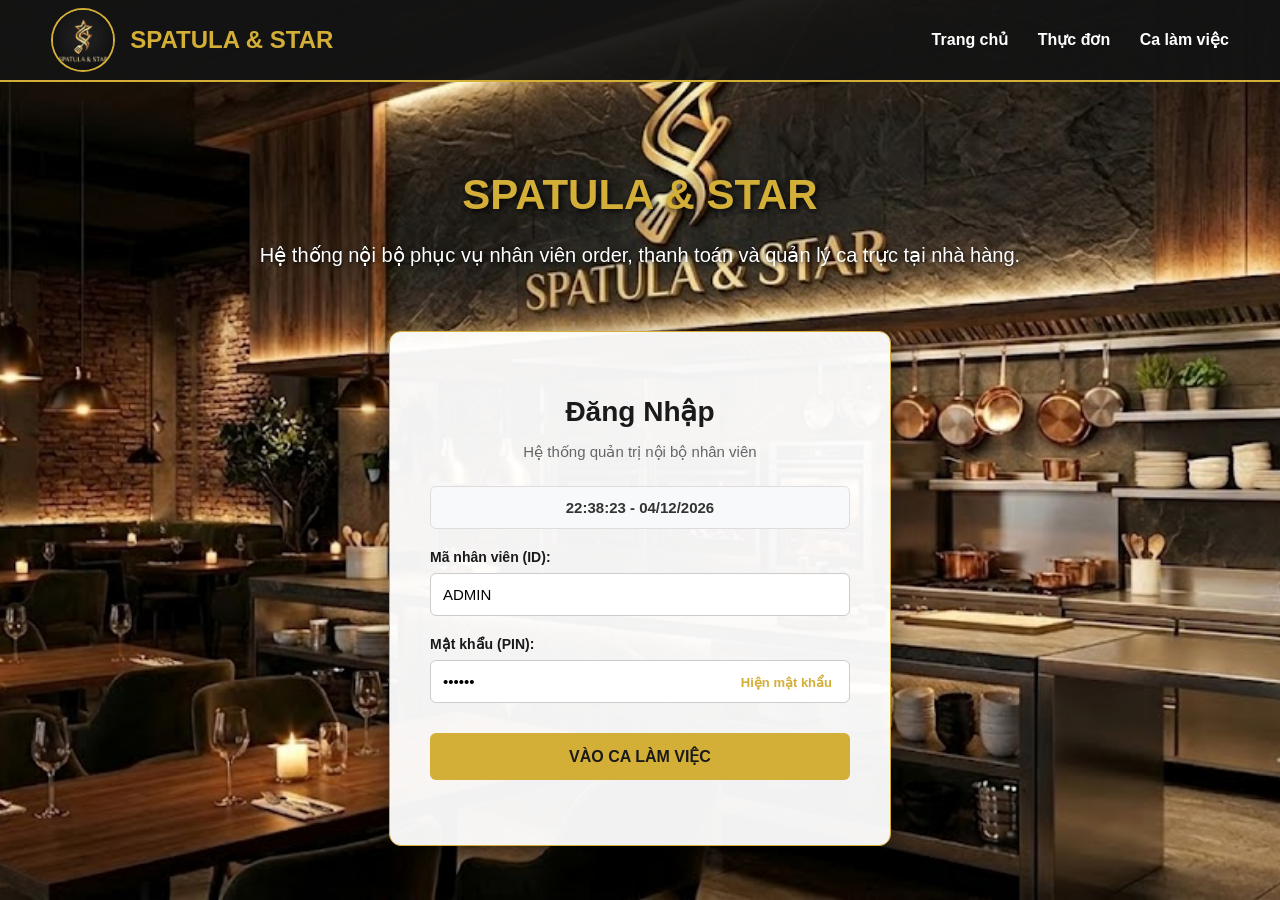
<file: index.html>
<!DOCTYPE html>
<html lang="vi">
<head>
    <meta charset="UTF-8">
    <title>SPATULA & STAR - Đăng nhập</title>
  <link rel="stylesheet" href="css/dangnhap.css">
</head>
<body>
    <div class="navbar">
        <div class="nav-container">
            <div class="nav-brand">
                <img src="image/logo.jpg" alt="Logo" class="logo-img">
                SPATULA & STAR
            </div>
            <div class="nav-links">
                <a href="index.html">Trang chủ</a>
                <a href="goi-mon.html">Thực đơn</a>
                <a href="datban.html">Ca làm việc</a>
            </div>
            <div class="clear"></div>
        </div>
    </div>
    <div class="main-container">
        <div class="left-box">
            <h2>SPATULA & STAR</h2>
            <p>Hệ thống nội bộ phục vụ nhân viên order, thanh toán và quản lý ca trực tại nhà hàng.</p>
        </div>
        <div class="right-box">
            <div class="login-card">
                <h2>Đăng Nhập</h2>
                <p>Hệ thống quản trị nội bộ nhân viên</p>
                <div id="realTimeClock"></div>
                <div id="errorMsg" style="display: none;">Mã nhân viên hoặc mật khẩu không chính xác!</div>
                <form id="loginForm">
                    <div class="form-group">
                        <label>Mã nhân viên (ID):</label>
                      
                        <input type="text" id="empId" value="ADMIN" required>
                    </div>
                    <div class="form-group">
                        <label>Mật khẩu (PIN):</label>
                   
                        <input type="password" id="password" value="123456" required>
                        <button type="button" id="toggleBtn">Hiện mật khẩu</button>
                    </div>
                    <button type="submit" id="submitBtn">VÀO CA LÀM VIỆC</button>
                    

                    <p style="margin-top: 15px; font-size: 13px; color: #666; font-style: italic;">
                       
                    </p>
                </form>
            </div>
        </div>
    </div>
    
<script src="js/dangnhap.js"></script>
</body>
</html>
</file>
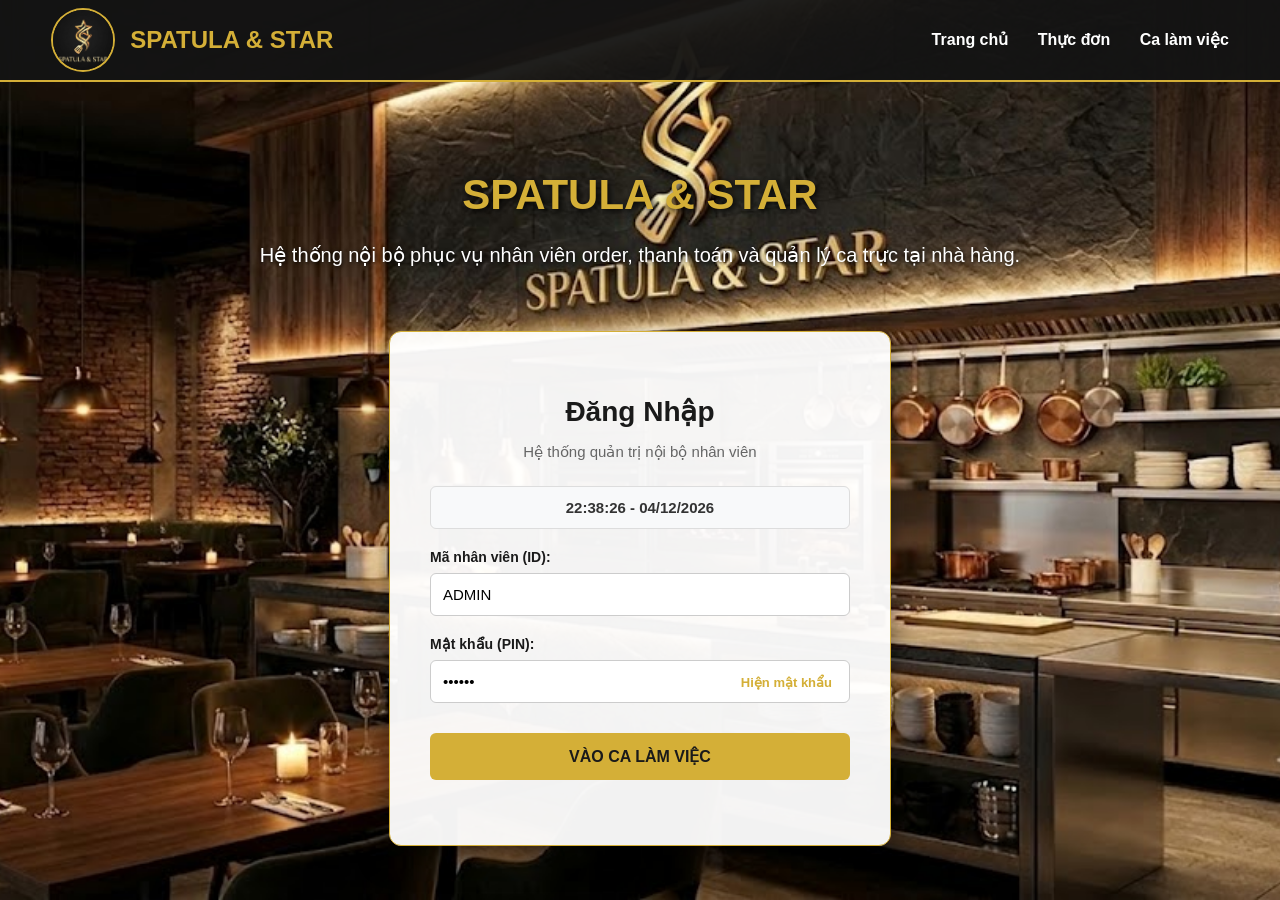
<file: html/index.html>
<!DOCTYPE html>
<html lang="vi">
<head>
    <meta charset="UTF-8">
    <title>SPATULA & STAR - Đăng nhập</title>
  <link rel="stylesheet" href="../css/dangnhap.css">
</head>
<body>
    <div class="navbar">
        <div class="nav-container">
            <div class="nav-brand">
                <img src="../image/logo.jpg" alt="Logo" class="logo-img">
                SPATULA & STAR
            </div>
            <div class="nav-links">
                <a href="dangnhap.html">Trang chủ</a>
                <a href="goi-mon.html">Thực đơn</a>
                <a href="datban.html">Ca làm việc</a>
            </div>
            <div class="clear"></div>
        </div>
    </div>
    <div class="main-container">
        <div class="left-box">
            <h2>SPATULA & STAR</h2>
            <p>Hệ thống nội bộ phục vụ nhân viên order, thanh toán và quản lý ca trực tại nhà hàng.</p>
        </div>
        <div class="right-box">
            <div class="login-card">
                <h2>Đăng Nhập</h2>
                <p>Hệ thống quản trị nội bộ nhân viên</p>
                <div id="realTimeClock"></div>
                <div id="errorMsg" style="display: none;">Mã nhân viên hoặc mật khẩu không chính xác!</div>
                <form id="loginForm">
                    <div class="form-group">
                        <label>Mã nhân viên (ID):</label>
                      
                        <input type="text" id="empId" value="ADMIN" required>
                    </div>
                    <div class="form-group">
                        <label>Mật khẩu (PIN):</label>
                   
                        <input type="password" id="password" value="123456" required>
                        <button type="button" id="toggleBtn">Hiện mật khẩu</button>
                    </div>
                    <button type="submit" id="submitBtn">VÀO CA LÀM VIỆC</button>
                    
                    <!-- DÒNG GHI CHÚ CHO GIẢNG VIÊN -->
                    <p style="margin-top: 15px; font-size: 13px; color: #666; font-style: italic;">
                       
                    </p>
                </form>
            </div>
        </div>
    </div>
    
<script src="../js/dangnhap.js"></script>
</body>
</html>
</file>
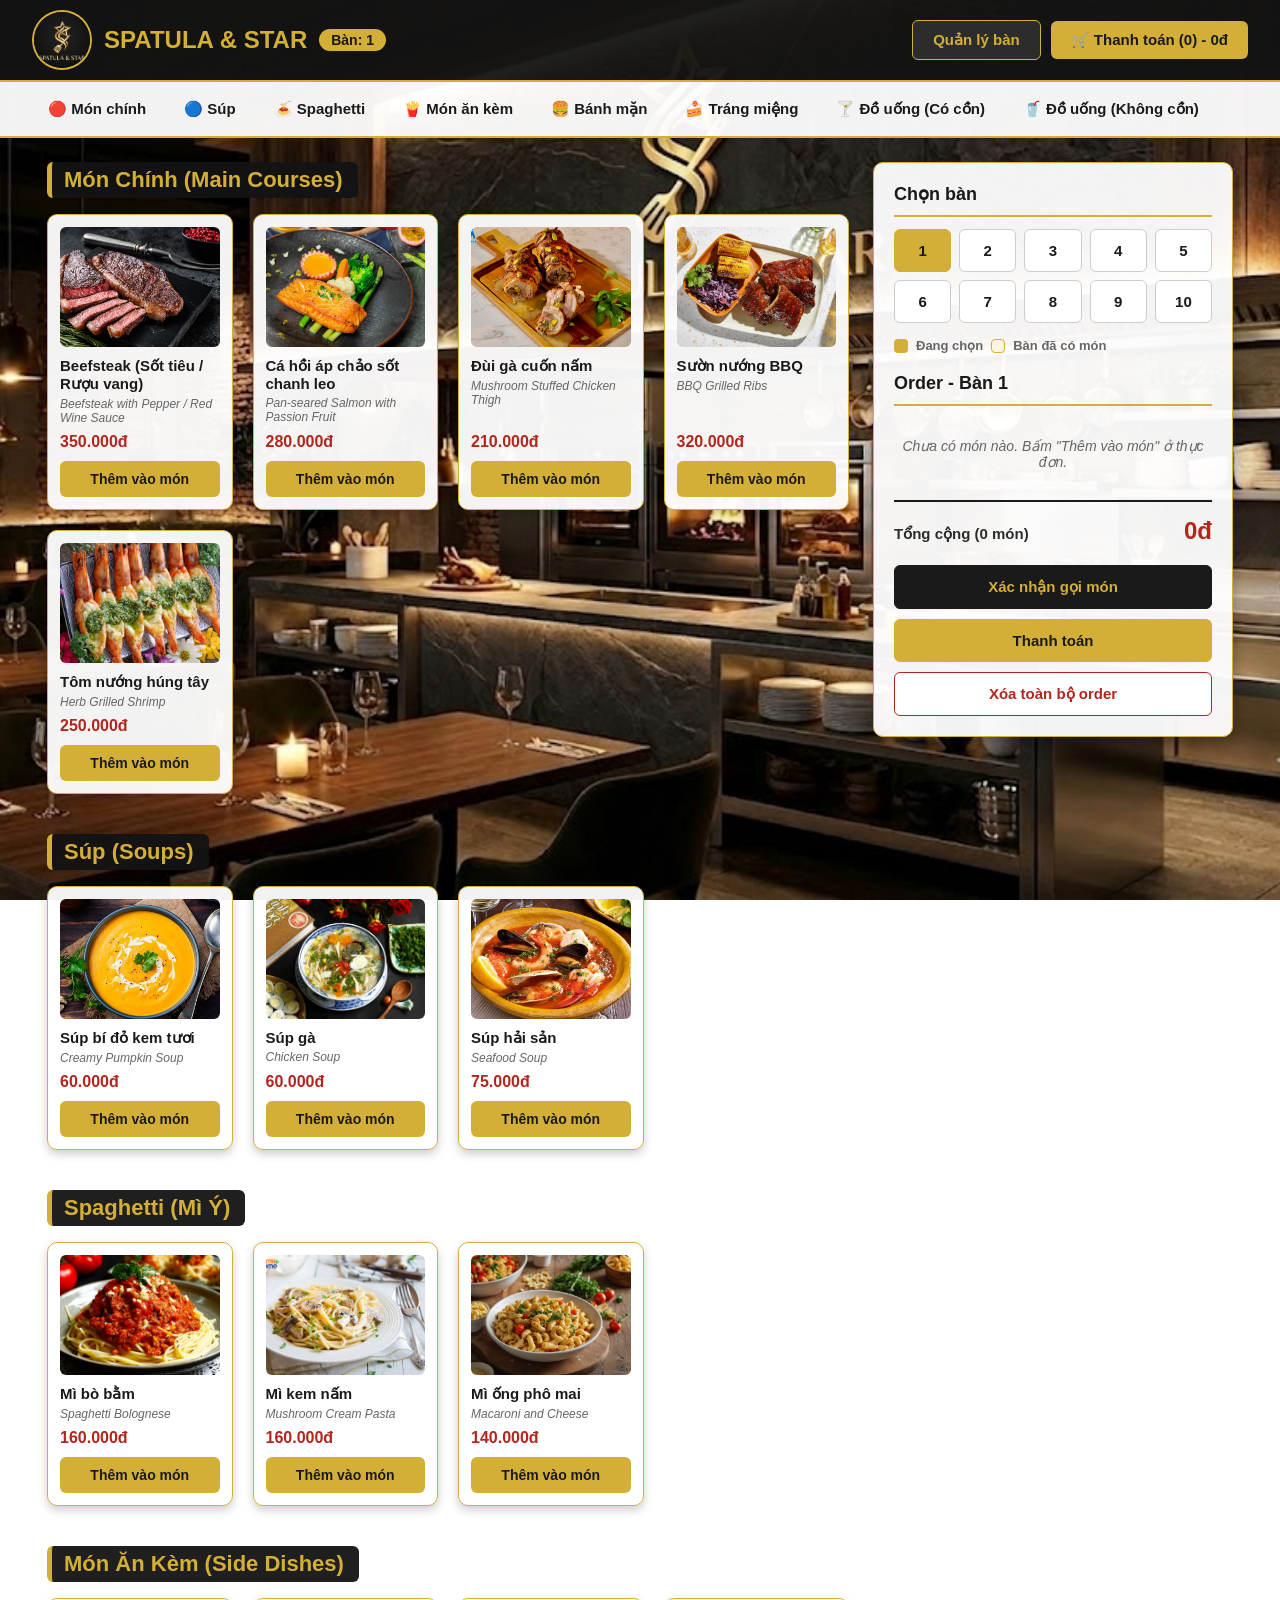
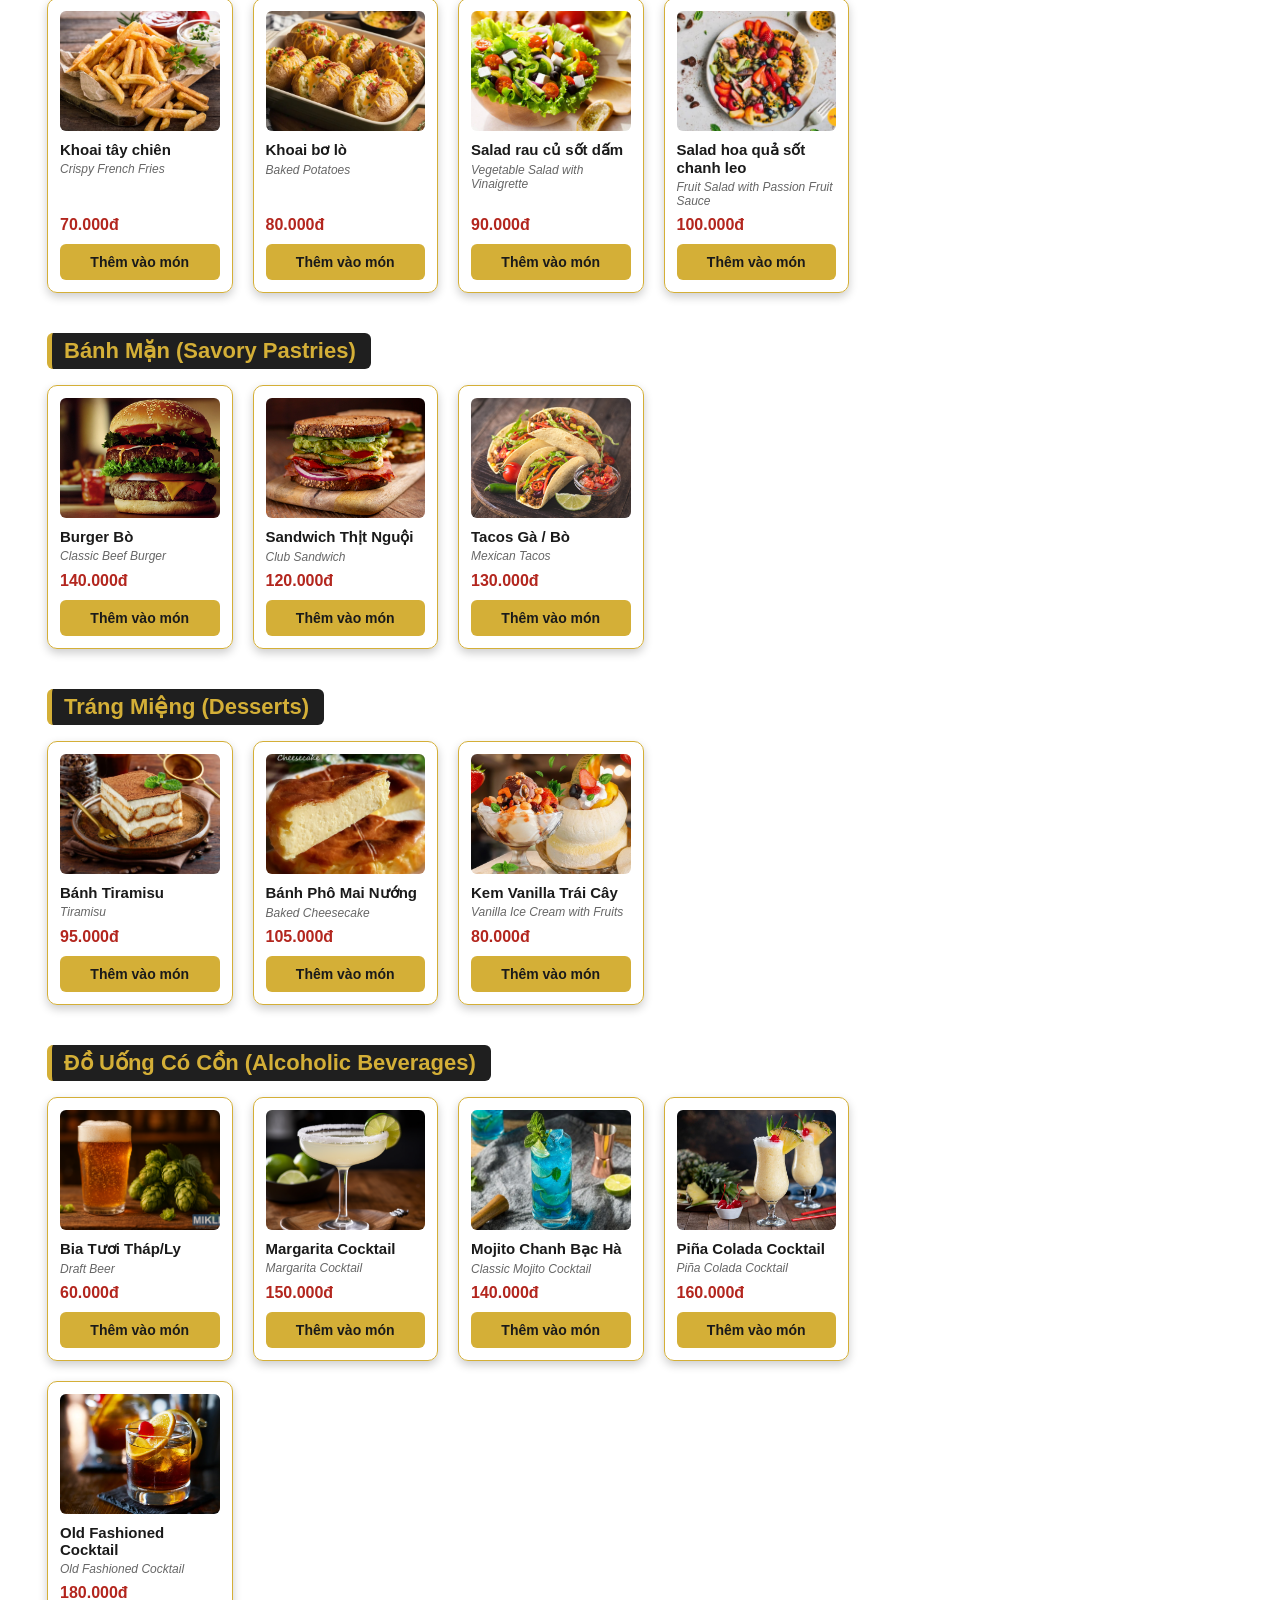
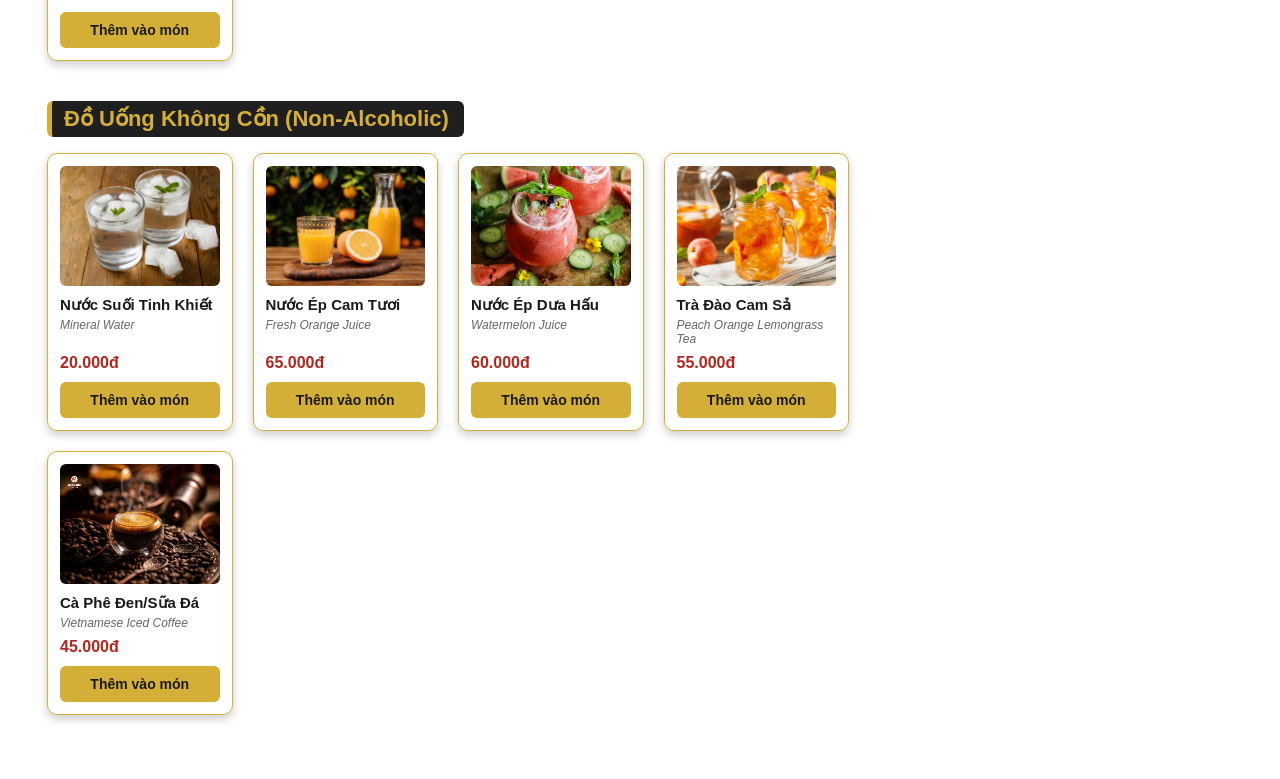
<file: goi-mon.html>
<!DOCTYPE html>
<html lang="vi">
<head>
  <meta charset="UTF-8">
  <meta name="viewport" content="width=device-width, initial-scale=1">
  <title>Gọi món - SPATULA & STAR</title>
<link rel="stylesheet" href="css/datban.css">  
<link rel="stylesheet" href="css/goi-mon.css">
</head>
<body>
  <div class="dau-trang">
    <header class="thanh-tren">
      <div class="thuong-hieu">
        <img src="image/logo.jpg" alt="Logo" class="logo-img"> 
        <span class="ten-nha-hang">SPATULA & STAR</span>
        <span class="so-ban">Bàn: <span id="ten-ban-tren">1</span></span>
      </div>
      <div class="nhom-nut-tren">
        <a href="datban.html" class="nut-quan-ly-ban">Quản lý bàn</a>
        <a href="#phieu-order" class="nut-order-tren">
            🛒 Thanh toán (<span id="so-mon-tren">0</span>) - <span id="tong-tren">0đ</span>
        </a>
      </div>
    </header>
    <nav class="thanh-muc">
      <a href="#mon-chinh">🔴 Món chính</a>
      <a href="#sup">🔵 Súp</a>
      <a href="#spaghetti">🍝 Spaghetti</a>
      <a href="#an-kem">🍟 Món ăn kèm</a>
      <a href="#banh-man">🍔 Bánh mặn</a>
      <a href="#trang-mieng">🍰 Tráng miệng</a>
      <a href="#co-con">🍸 Đồ uống (Có cồn)</a>
      <a href="#khong-con">🥤 Đồ uống (Không cồn)</a>
    </nav>
  </div>
  <div class="khung">
    <main class="thuc-don">
      <section class="nhom-mon" id="mon-chinh">
        <h2 class="ten-nhom">Món Chính (Main Courses)</h2>
        <div class="luoi-mon">
          <article class="mon">
            <img src="image/steak.jpg" alt="Beefsteak">
            <h3 class="ten-mon">Beefsteak (Sốt tiêu / Rượu vang)</h3>
            <p class="ten-phu">Beefsteak with Pepper / Red Wine Sauce</p>
            <p class="gia">350.000đ</p>
            <button type="button" class="nut-them" data-ten="Beefsteak (Sốt tiêu / Rượu vang)" data-gia="350000" onclick="themMon(this)">Thêm vào món</button>
          </article>
          <article class="mon">
            <img src="image/ca.jpg" alt="Salmon">
            <h3 class="ten-mon">Cá hồi áp chảo sốt chanh leo</h3>
            <p class="ten-phu">Pan-seared Salmon with Passion Fruit</p>
            <p class="gia">280.000đ</p>
            <button type="button" class="nut-them" data-ten="Cá hồi áp chảo sốt chanh leo" data-gia="280000" onclick="themMon(this)">Thêm vào món</button>
          </article>
          <article class="mon">
            <img src="image/ga.jpg" alt="Chicken">   
            <h3 class="ten-mon">Đùi gà cuốn nấm</h3>
            <p class="ten-phu">Mushroom Stuffed Chicken Thigh</p>
            <p class="gia">210.000đ</p>
            <button type="button" class="nut-them" data-ten="Đùi gà cuốn nấm" data-gia="210000" onclick="themMon(this)">Thêm vào món</button>
          </article>
          <article class="mon">
            <img src="image/suon.jpg" alt="Beefsteak">
            <h3 class="ten-mon">Sườn nướng BBQ</h3>
            <p class="ten-phu">BBQ Grilled Ribs</p>
            <p class="gia">320.000đ</p>
            <button type="button" class="nut-them" data-ten="Sườn nướng BBQ" data-gia="320000" onclick="themMon(this)">Thêm vào món</button>
          </article>
          <article class="mon">
            <img src="image/tom.jpg" alt="Shrimp">
            <h3 class="ten-mon">Tôm nướng húng tây</h3>
            <p class="ten-phu">Herb Grilled Shrimp</p>
            <p class="gia">250.000đ</p>
            <button type="button" class="nut-them" data-ten="Tôm nướng húng tây" data-gia="250000" onclick="themMon(this)">Thêm vào món</button>
          </article>
        </div>
      </section>
      <section class="nhom-mon" id="sup">
        <h2 class="ten-nhom">Súp (Soups)</h2>
        <div class="luoi-mon">
          <article class="mon">
            <img src="image/supbi.jpg" alt="Pumpkin Soup">
            <h3 class="ten-mon">Súp bí đỏ kem tươi</h3>
            <p class="ten-phu">Creamy Pumpkin Soup</p>
            <p class="gia">60.000đ</p>
            <button type="button" class="nut-them" data-ten="Súp bí đỏ kem tươi" data-gia="60000" onclick="themMon(this)">Thêm vào món</button>
          </article>
          <article class="mon">
            <img src="image/supga.jpg" alt="Chicken Soup">
            <h3 class="ten-mon">Súp gà</h3>
            <p class="ten-phu">Chicken Soup</p>
            <p class="gia">60.000đ</p>
            <button type="button" class="nut-them" data-ten="Súp gà" data-gia="60000" onclick="themMon(this)">Thêm vào món</button>
          </article>
          <article class="mon">
            <img src="image/suphai.jpg" alt="Seafood Soup">
            <h3 class="ten-mon">Súp hải sản</h3>
            <p class="ten-phu">Seafood Soup</p>
            <p class="gia">75.000đ</p>
            <button type="button" class="nut-them" data-ten="Súp hải sản" data-gia="75000" onclick="themMon(this)">Thêm vào món</button>
          </article>
        </div>
      </section>
      <section class="nhom-mon" id="spaghetti">
        <h2 class="ten-nhom">Spaghetti (Mì Ý)</h2>
        <div class="luoi-mon">
          <article class="mon">
            <img src="image/mibo.jpg" alt="Spaghetti Bolognese">
            <h3 class="ten-mon">Mì bò bằm</h3>
            <p class="ten-phu">Spaghetti Bolognese</p>
            <p class="gia">160.000đ</p>
            <button type="button" class="nut-them" data-ten="Mì bò bằm" data-gia="160000" onclick="themMon(this)">Thêm vào món</button>
          </article>
          <article class="mon">
            <img src="image/minam.jpg" alt="Mushroom Cream Pasta">
            <h3 class="ten-mon">Mì kem nấm</h3>
            <p class="ten-phu">Mushroom Cream Pasta</p>
            <p class="gia">160.000đ</p>
            <button type="button" class="nut-them" data-ten="Mì kem nấm" data-gia="160000" onclick="themMon(this)">Thêm vào món</button>
          </article>
          <article class="mon">
            <img src="image/miong.jpg" alt="Macaroni and Cheese">
            <h3 class="ten-mon">Mì ống phô mai</h3>
            <p class="ten-phu">Macaroni and Cheese</p>
            <p class="gia">140.000đ</p>
            <button type="button" class="nut-them" data-ten="Mì ống phô mai" data-gia="140000" onclick="themMon(this)">Thêm vào món</button>
          </article>
        </div>
      </section>
      <section class="nhom-mon" id="an-kem">
        <h2 class="ten-nhom">Món Ăn Kèm (Side Dishes)</h2>
        <div class="luoi-mon">
          <article class="mon">
            <img src="image/khoai.jpg" alt="Crispy French Fries">
            <h3 class="ten-mon">Khoai tây chiên</h3>
            <p class="ten-phu">Crispy French Fries</p>
            <p class="gia">70.000đ</p>
            <button type="button" class="nut-them" data-ten="Khoai tây chiên" data-gia="70000" onclick="themMon(this)">Thêm vào món</button>
          </article>
          <article class="mon">
            <img src="image/khoailo.jpg" alt="Baked Potatoes">
            <h3 class="ten-mon">Khoai bơ lò</h3>
            <p class="ten-phu">Baked Potatoes</p>
            <p class="gia">80.000đ</p>
            <button type="button" class="nut-them" data-ten="Khoai bơ lò" data-gia="80000" onclick="themMon(this)">Thêm vào món</button>
          </article>
          <article class="mon">
            <img src="image/salad.jpg" alt="Vegetable Salad">
            <h3 class="ten-mon">Salad rau củ sốt dấm</h3>
            <p class="ten-phu">Vegetable Salad with Vinaigrette</p>
            <p class="gia">90.000đ</p>
            <button type="button" class="nut-them" data-ten="Salad rau củ sốt dấm" data-gia="90000" onclick="themMon(this)">Thêm vào món</button>
          </article>
          <article class="mon">
            <img src="image/saladqua.jpg" alt="Fruit Salad">
            <h3 class="ten-mon">Salad hoa quả sốt chanh leo</h3>
            <p class="ten-phu">Fruit Salad with Passion Fruit Sauce</p>
            <p class="gia">100.000đ</p>
            <button type="button" class="nut-them" data-ten="Salad hoa quả sốt chanh leo" data-gia="100000" onclick="themMon(this)">Thêm vào món</button>
          </article>
        </div>
      </section>
      <section class="nhom-mon" id="banh-man">
        <h2 class="ten-nhom">Bánh Mặn (Savory Pastries)</h2>
        <div class="luoi-mon">
          <article class="mon">
            <img src="image/buger.jpg" alt="Burger Bò">
            <h3 class="ten-mon">Burger Bò</h3>
            <p class="ten-phu">Classic Beef Burger</p>
            <p class="gia">140.000đ</p>
            <button type="button" class="nut-them" data-ten="Burger Bò" data-gia="140000" onclick="themMon(this)">Thêm vào món</button>
          </article>
          <article class="mon">
            <img src="image/sandwich.jpg" alt="Sandwich Thịt Nguội">
            <h3 class="ten-mon">Sandwich Thịt Nguội</h3>
            <p class="ten-phu">Club Sandwich</p>
            <p class="gia">120.000đ</p>
            <button type="button" class="nut-them" data-ten="Sandwich Thịt Nguội" data-gia="120000" onclick="themMon(this)">Thêm vào món</button>
          </article>
          <article class="mon">
            <img src="image/tacos.jpg" alt="Tacos Gà / Bò">
            <h3 class="ten-mon">Tacos Gà / Bò</h3>
            <p class="ten-phu">Mexican Tacos</p>
            <p class="gia">130.000đ</p>
            <button type="button" class="nut-them" data-ten="Tacos Gà / Bò" data-gia="130000" onclick="themMon(this)">Thêm vào món</button>
          </article>
        </div>
      </section>
      <section class="nhom-mon" id="trang-mieng">
        <h2 class="ten-nhom">Tráng Miệng (Desserts)</h2>
        <div class="luoi-mon">
          <article class="mon">
            <img src="image/tira.jpg" alt="Tiramisu">
            <h3 class="ten-mon">Bánh Tiramisu</h3>
            <p class="ten-phu">Tiramisu</p>
            <p class="gia">95.000đ</p>
            <button type="button" class="nut-them" data-ten="Bánh Tiramisu" data-gia="95000" onclick="themMon(this)">Thêm vào món</button>
          </article>
          <article class="mon">
            <img src="image/che.jpg" alt="Cheesecake">
            <h3 class="ten-mon">Bánh Phô Mai Nướng</h3>
            <p class="ten-phu">Baked Cheesecake</p>
            <p class="gia">105.000đ</p>
            <button type="button" class="nut-them" data-ten="Bánh Phô Mai Nướng" data-gia="105000" onclick="themMon(this)">Thêm vào món</button>
          </article>
          <article class="mon">
            <img src="image/kem.jpg" alt="Kem Vanilla">
            <h3 class="ten-mon">Kem Vanilla Trái Cây</h3>
            <p class="ten-phu">Vanilla Ice Cream with Fruits</p>
            <p class="gia">80.000đ</p>
            <button type="button" class="nut-them" data-ten="Kem Vanilla Trái Cây" data-gia="80000" onclick="themMon(this)">Thêm vào món</button>
          </article>
        </div>
      </section>
      <section class="nhom-mon" id="co-con">
        <h2 class="ten-nhom">Đồ Uống Có Cồn (Alcoholic Beverages)</h2>
        <div class="luoi-mon">
          <article class="mon">
            <img src="image/bia.jpg" alt="Bia Tươi">            
            <h3 class="ten-mon">Bia Tươi Tháp/Ly</h3>
            <p class="ten-phu">Draft Beer</p>
            <p class="gia">60.000đ</p>
            <button type="button" class="nut-them" data-ten="Bia Tươi Tháp/Ly" data-gia="60000" onclick="themMon(this)">Thêm vào món</button>
          </article>
          <article class="mon">
            <img src="image/margarita.jpg" alt="Margarita">
            <h3 class="ten-mon">Margarita Cocktail</h3>
            <p class="ten-phu">Margarita Cocktail</p>
            <p class="gia">150.000đ</p>
            <button type="button" class="nut-them" data-ten="Margarita Cocktail" data-gia="150000" onclick="themMon(this)">Thêm vào món</button>
          </article>
          <article class="mon">
            <img src="image/mojito.jpg" alt="Mojito">
            <h3 class="ten-mon">Mojito Chanh Bạc Hà</h3>
            <p class="ten-phu">Classic Mojito Cocktail</p>
            <p class="gia">140.000đ</p>
            <button type="button" class="nut-them" data-ten="Mojito Chanh Bạc Hà" data-gia="140000" onclick="themMon(this)">Thêm vào món</button>
          </article>
          <article class="mon">
            <img src="image/pina-colada.jpg" alt="Piña Colada">
            <h3 class="ten-mon">Piña Colada Cocktail</h3>
            <p class="ten-phu">Piña Colada Cocktail</p>
            <p class="gia">160.000đ</p>
            <button type="button" class="nut-them" data-ten="Piña Colada Cocktail" data-gia="160000" onclick="themMon(this)">Thêm vào món</button>
          </article>
          <article class="mon">
            <img src="image/old-fashioned.jpg" alt="Old Fashioned"> 
            <h3 class="ten-mon">Old Fashioned Cocktail</h3>
            <p class="ten-phu">Old Fashioned Cocktail</p>
            <p class="gia">180.000đ</p>
            <button type="button" class="nut-them" data-ten="Old Fashioned Cocktail" data-gia="180000" onclick="themMon(this)">Thêm vào món</button>
          </article>
        </div>
      </section>
      <section class="nhom-mon" id="khong-con">
        <h2 class="ten-nhom">Đồ Uống Không Cồn (Non-Alcoholic)</h2>
        <div class="luoi-mon">
          <article class="mon">
            <img src="image/h2o.jpg" alt="Nước suối">
            <h3 class="ten-mon">Nước Suối Tinh Khiết</h3>
            <p class="ten-phu">Mineral Water</p>
            <p class="gia">20.000đ</p>
            <button type="button" class="nut-them" data-ten="Nước Suối Tinh Khiết" data-gia="20000" onclick="themMon(this)">Thêm vào món</button>
          </article>
          <article class="mon">
            <img src="image/cam.jpg" alt="Nước ép cam">
            <h3 class="ten-mon">Nước Ép Cam Tươi</h3>
            <p class="ten-phu">Fresh Orange Juice</p>
            <p class="gia">65.000đ</p>
            <button type="button" class="nut-them" data-ten="Nước Ép Cam Tươi" data-gia="65000" onclick="themMon(this)">Thêm vào món</button>
          </article>
          <article class="mon">
            <img src="image/hau.jpg" alt="Nước ép dưa hấu">
            <h3 class="ten-mon">Nước Ép Dưa Hấu</h3>
            <p class="ten-phu">Watermelon Juice</p>
            <p class="gia">60.000đ</p>
            <button type="button" class="nut-them" data-ten="Nước Ép Dưa Hấu" data-gia="60000" onclick="themMon(this)">Thêm vào món</button>
          </article>
          <article class="mon">
            <img src="image/dao.jpg" alt="Trà Đào Cam Sả">
            <h3 class="ten-mon">Trà Đào Cam Sả</h3>
            <p class="ten-phu">Peach Orange Lemongrass Tea</p>
            <p class="gia">55.000đ</p>
            <button type="button" class="nut-them" data-ten="Trà Đào Cam Sả" data-gia="55000" onclick="themMon(this)">Thêm vào món</button>
          </article>
          <article class="mon">
            <img src="image/phe.jpg" alt="Cà Phê Đen/Sữa Đá">
            <h3 class="ten-mon">Cà Phê Đen/Sữa Đá</h3>
            <p class="ten-phu">Vietnamese Iced Coffee</p>
            <p class="gia">45.000đ</p>
            <button type="button" class="nut-them" data-ten="Cà Phê Đen/Sữa Đá" data-gia="45000" onclick="themMon(this)">Thêm vào món</button>
          </article>
        </div>
      </section>
    </main>
    <aside class="phieu-order" id="phieu-order">
      <h2 class="tieu-de-nho">Chọn bàn</h2>
      <div class="luoi-ban">
        <button type="button" class="nut-ban" id="nut-ban-1" onclick="chonBan(1)">1</button>
        <button type="button" class="nut-ban" id="nut-ban-2" onclick="chonBan(2)">2</button>
        <button type="button" class="nut-ban" id="nut-ban-3" onclick="chonBan(3)">3</button>
        <button type="button" class="nut-ban" id="nut-ban-4" onclick="chonBan(4)">4</button>
        <button type="button" class="nut-ban" id="nut-ban-5" onclick="chonBan(5)">5</button>
        <button type="button" class="nut-ban" id="nut-ban-6" onclick="chonBan(6)">6</button>
        <button type="button" class="nut-ban" id="nut-ban-7" onclick="chonBan(7)">7</button>
        <button type="button" class="nut-ban" id="nut-ban-8" onclick="chonBan(8)">8</button>
        <button type="button" class="nut-ban" id="nut-ban-9" onclick="chonBan(9)">9</button>
        <button type="button" class="nut-ban" id="nut-ban-10" onclick="chonBan(10)">10</button>
      </div>
      <p class="chu-thich">
        <span class="cham cham-dang-chon"></span> Đang chọn
        <span class="cham cham-co-order"></span> Bàn đã có món
      </p>
      <h2 class="tieu-de-nho" id="tieu-de-order">Order - Bàn 1</h2>
      <div id="danh-sach-order"></div>
      <p class="trong" id="bao-trong">Chưa có món nào. Bấm "Thêm vào món" ở thực đơn.</p>
      <p class="tong">
        <span>Tổng cộng (<span id="so-mon">0</span> món)</span>
        <strong id="tong-tien">0đ</strong>
      </p>
      <button type="button" class="nut nut-xac-nhan" onclick="xacNhan()">Xác nhận gọi món</button>
      <a class="nut nut-thanh-toan" href="thanh-toan.html">Thanh toán</a>
      <button type="button" class="nut nut-xoa-het" onclick="xoaOrder()">Xóa toàn bộ order</button>
    </aside>
  </div>
  <div class="thong-bao" id="thong-bao"></div>
 <script src="js/goi-mon.js"></script>
</body>
</html>
</file>
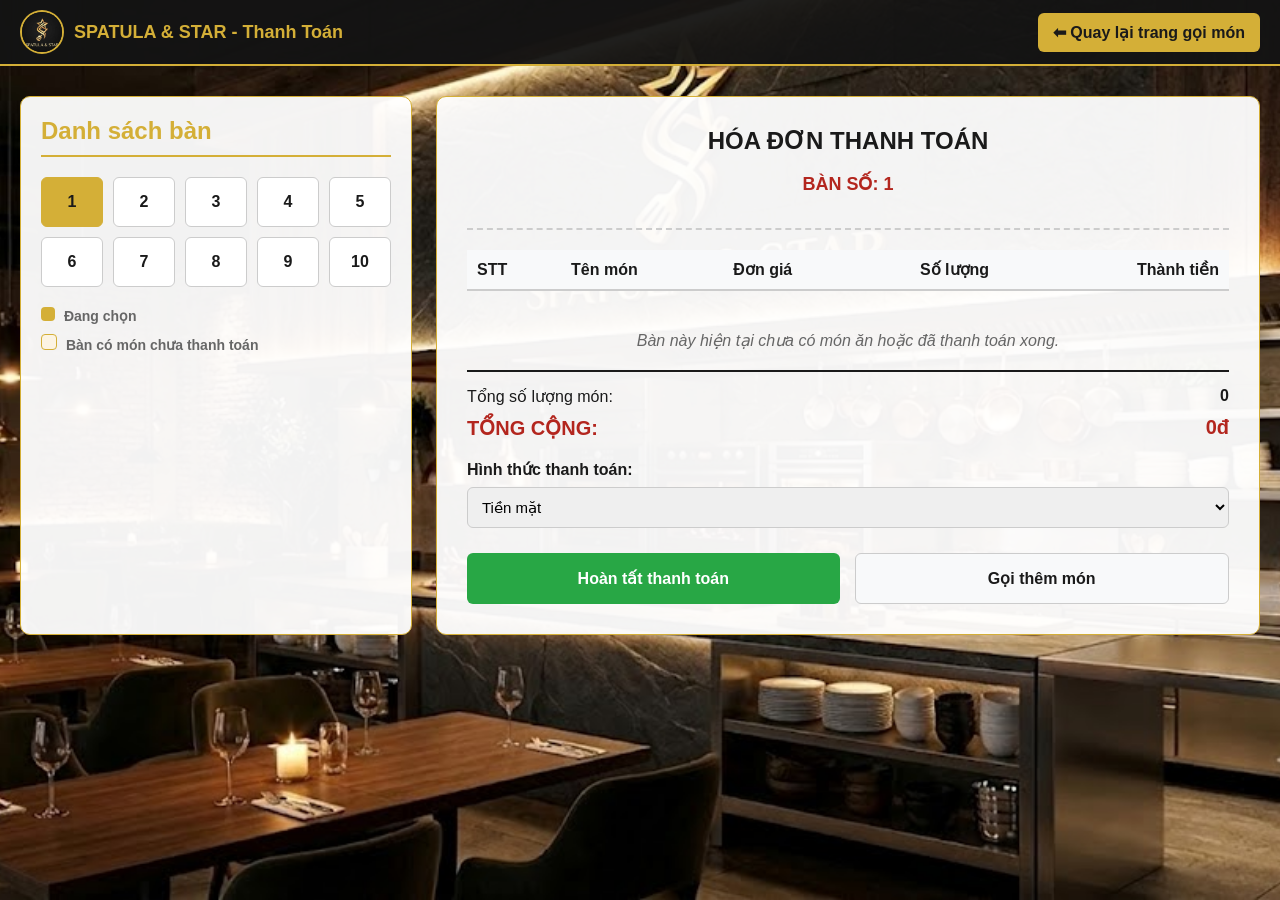
<file: thanh-toan.html>
<!DOCTYPE html>
<html lang="vi">
<head>
  <meta charset="UTF-8">
  <meta name="viewport" content="width=device-width, initial-scale=1.0">
  <title>Thanh toán - SPATULA & STAR</title>
 
  <link rel="stylesheet" href="css/thanh-toan.css">
</head>
<body>

  <header class="thanh-tren">
    <div class="thuong-hieu">
      <img src="image/logo.jpg" alt="Logo" class="logo-img">
      <span class="ten-nha-hang">SPATULA & STAR - Thanh Toán</span>
    </div>
    <a href="goi-mon.html" class="nut-order-tren">⬅ Quay lại trang gọi món</a>
  </header>

  <div class="khung-thanh-toan">
    <aside class="khoi-chon-ban">
      <h2>Danh sách bàn</h2>
      <div class="luoi-ban" id="luoi-ban-thanh-toan">
        
      </div>
      <p class="chu-thich">
        <span class="cham cham-dang-chon"></span> Đang chọn <br>
        <span class="cham cham-co-order"></span> Bàn có món chưa thanh toán
      </p>
    </aside>

    <main class="chi-tiet-hoa-don">
      <div class="the-hoa-don">
        <div class="dau-hoa-don">
          <h2>HÓA ĐƠN THANH TOÁN</h2>
          <p class="so-ban-hien-tai">BÀN SỐ: <span id="so-ban-tt">1</span></p>
        </div>

        <table class="bang-mon">
          <thead>
            <tr>
              <th>STT</th>
              <th>Tên món</th>
              <th>Đơn giá</th>
              <th>Số lượng</th>
              <th>Thành tiền</th>
            </tr>
          </thead>
          <tbody id="danh-sach-mon-tt">
            
          </tbody>
        </table>

        <div id="bao-trong-tt" class="trong">
          Bàn này hiện tại chưa có món ăn hoặc đã thanh toán xong.
        </div>

        <div class="tong-ket-hoa-don">
          <p><span>Tổng số lượng món:</span> <strong id="tong-so-mon-tt">0</strong></p>
          <p class="hang-tong-tien"><span>TỔNG CỘNG:</span> <strong id="tong-tien-tt">0đ</strong></p>
        </div>

        <div class="phuong-thuc-tt">
          <label>Hình thức thanh toán:</label>
          <select id="hinh-thuc">
            <option value="tien-mat">Tiền mặt</option>
            <option value="chuyen-khoan">Chuyển khoản / QR Code</option>
            <option value="the">Thẻ ngân hàng</option>
          </select>
        </div>

        <div class="hanh-dong-tt">
          <button type="button" class="nut nut-xac-nhan" onclick="xacNhanThanhToan()">Hoàn tất thanh toán</button>
          <a href="goi-mon.html" class="nut nut-xoa-het">Gọi thêm món</a>
        </div>
      </div>
    </main>
  </div>


  <script src="js/thanh-toan.js"></script>
</body>
</html>
</file>
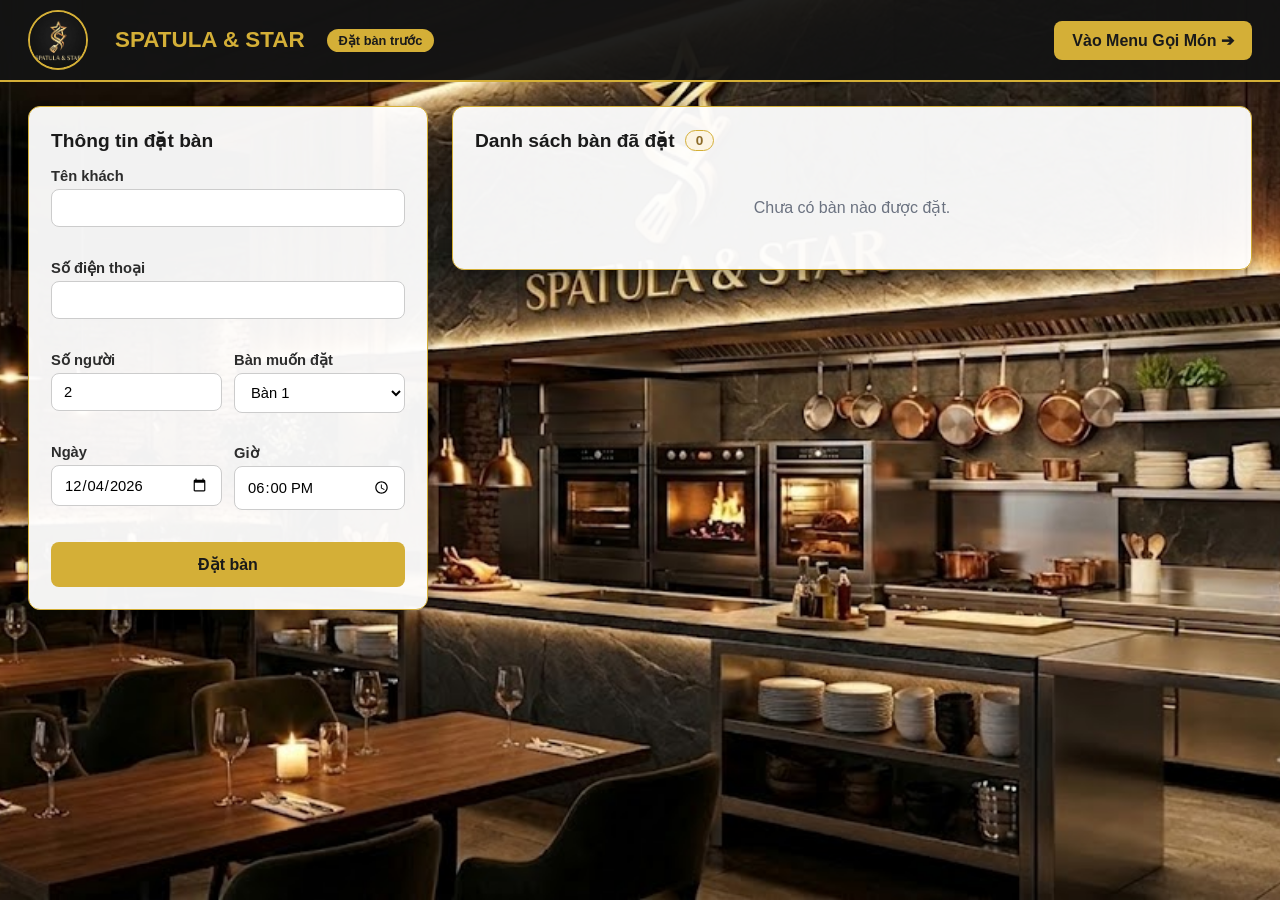
<file: html/datban.html>
<!DOCTYPE html>
<html lang="vi">
<head>
<meta charset="UTF-8">
<meta name="viewport" content="width=device-width, initial-scale=1">
<title>Đặt bàn trước - SPATULA & STAR</title>
<link rel="stylesheet" href="../css/dangnhap.css">
<link rel="stylesheet" href="../css/datban.css">
</head>
<body>
<header>
    <div class="thuong-hieu">
        <img src="../image/logo.jpg" alt="Logo" class="logo-img">
        <span>SPATULA & STAR</span>
        <span class="badge">Đặt bàn trước</span>
    </div>
    <a href="goi-mon.html" class="nut-menu">Vào Menu Gọi Món ➔</a>
</header>
<div class="layout">
  <section class="card">
    <h2>Thông tin đặt bàn</h2>
    <form id="form" novalidate>
      <label>Tên khách
        <input id="name" type="text" autocomplete="name">
        <small class="err" id="e-name"></small>
      </label>
      <label>Số điện thoại
        <input id="phone" type="tel" autocomplete="tel">
        <small class="err" id="e-phone"></small>
      </label>
      <div class="two">
        <label>Số người
          <input id="guests" type="number" min="1" max="30" value="2">
          <small class="err" id="e-guests"></small>
        </label>
        <label>Bàn muốn đặt
          <select id="table"></select>
          <small class="err" id="e-table"></small>
        </label>
      </div>
      <div class="two">
        <label>Ngày
          <input id="date" type="date">
          <small class="err" id="e-date"></small>
        </label>
        <label>Giờ
          <input id="time" type="time" value="18:00">
          <small class="err" id="e-time"></small>
        </label>
      </div>
      <button class="btn" type="submit">Đặt bàn</button>
    </form>
  </section>
  <section class="card">
    <h2>Danh sách bàn đã đặt <span class="count" id="count">0</span></h2>
    <div id="list"></div>
  </section>
</div>
<div class="toast" id="toast"></div>
 <script src="../js/datban.js"></script>
</body>
</html>
</file>
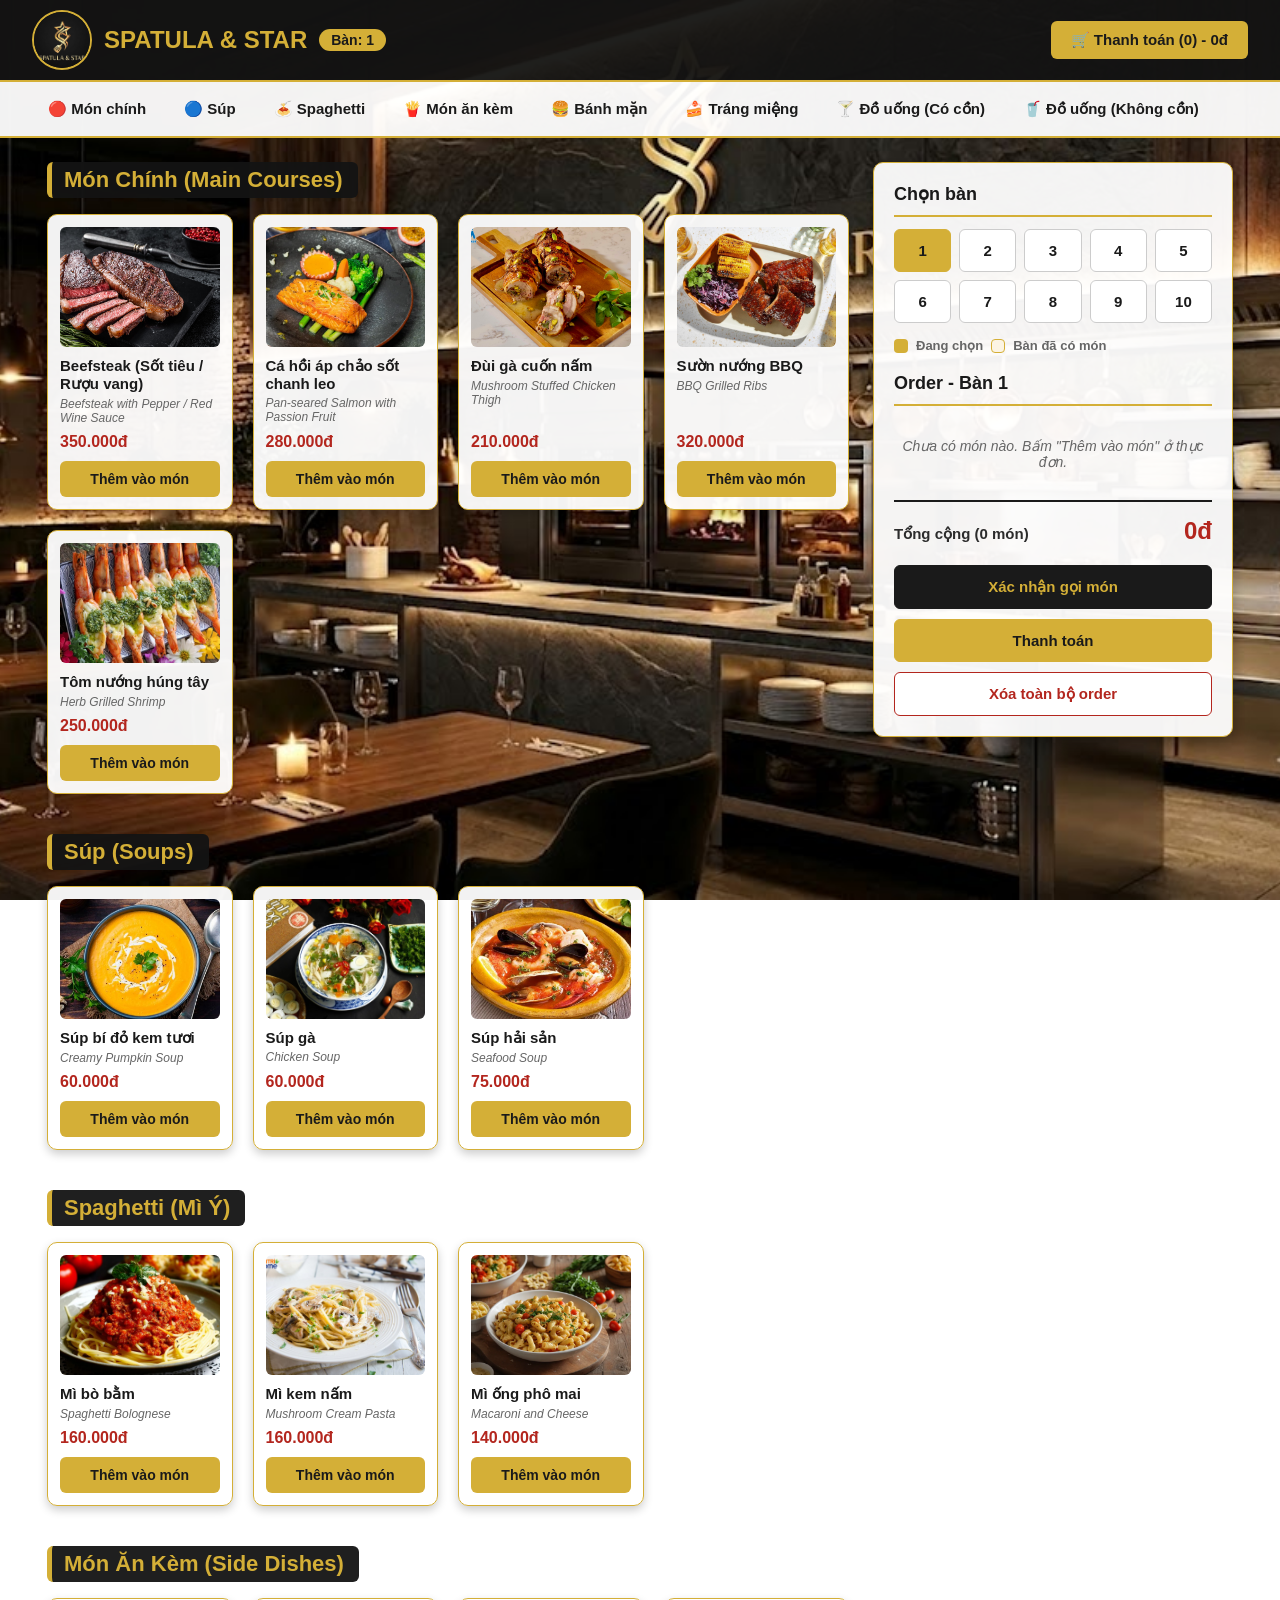
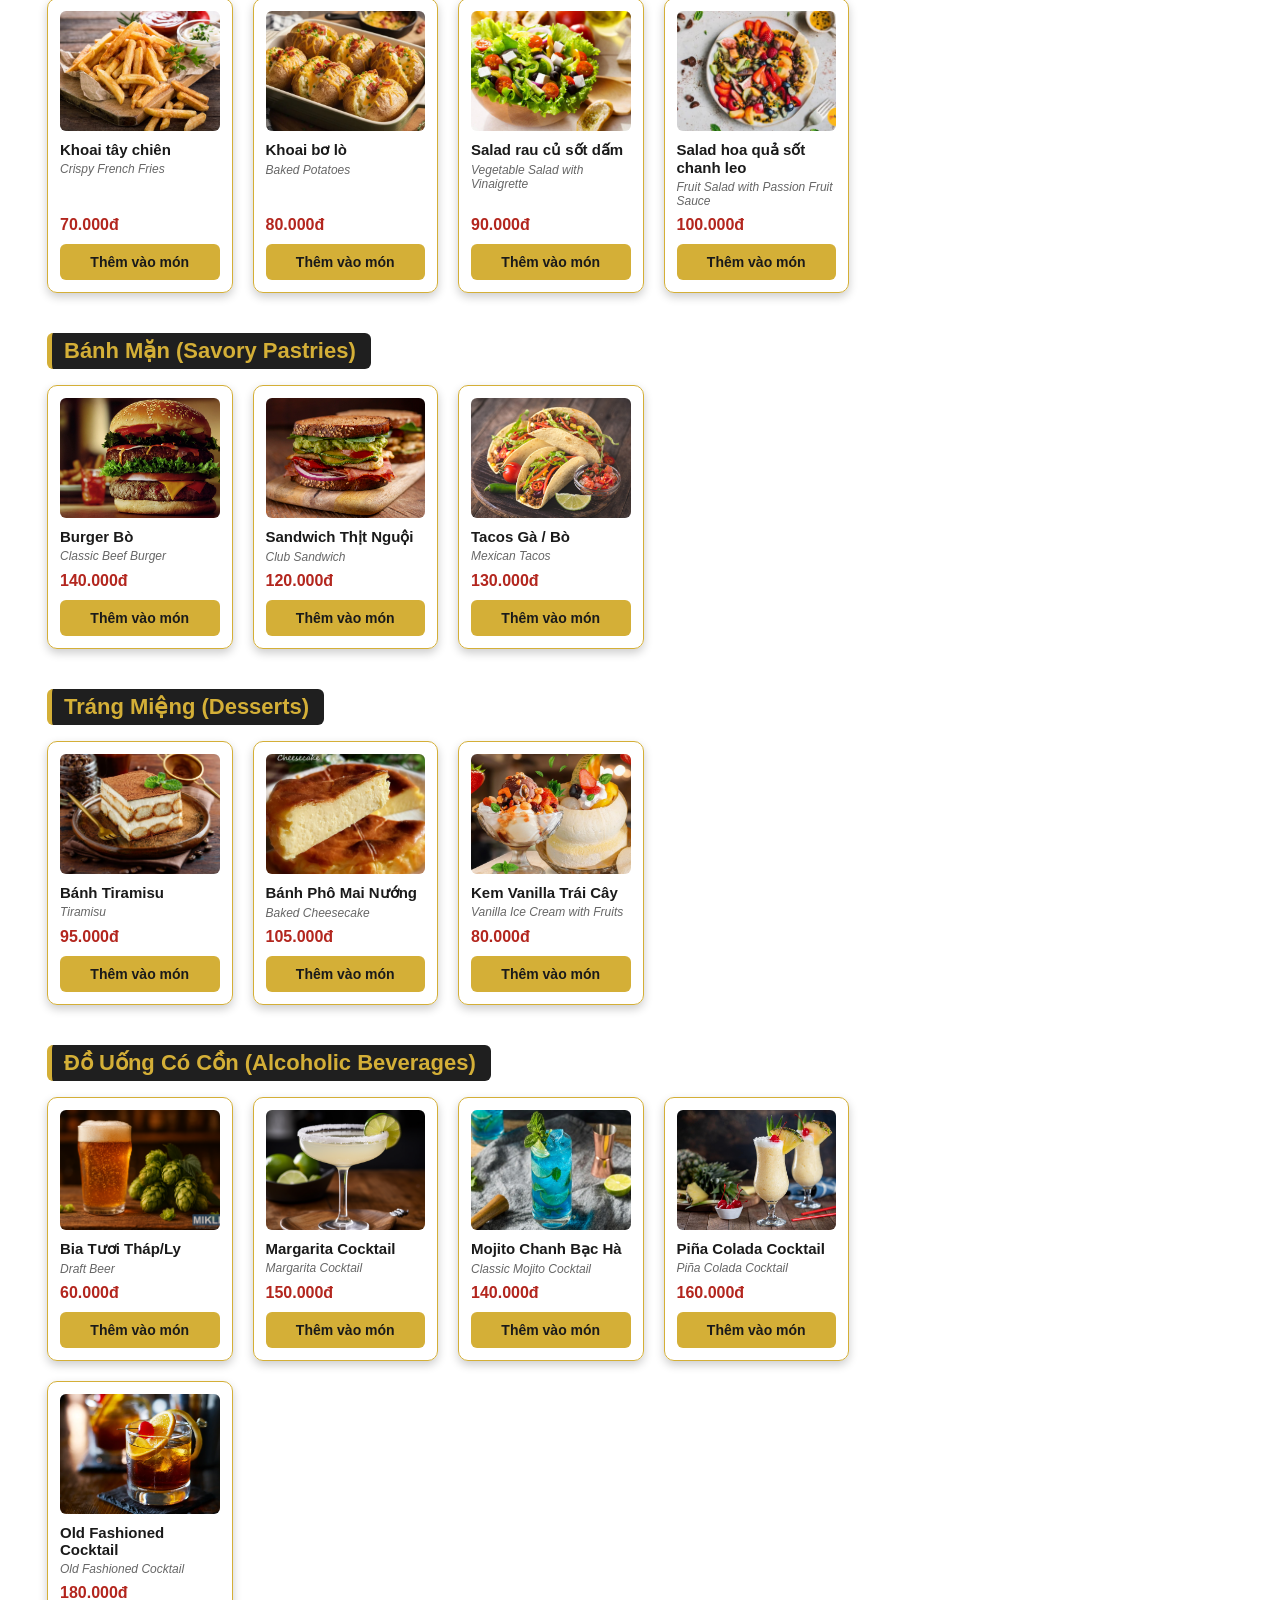
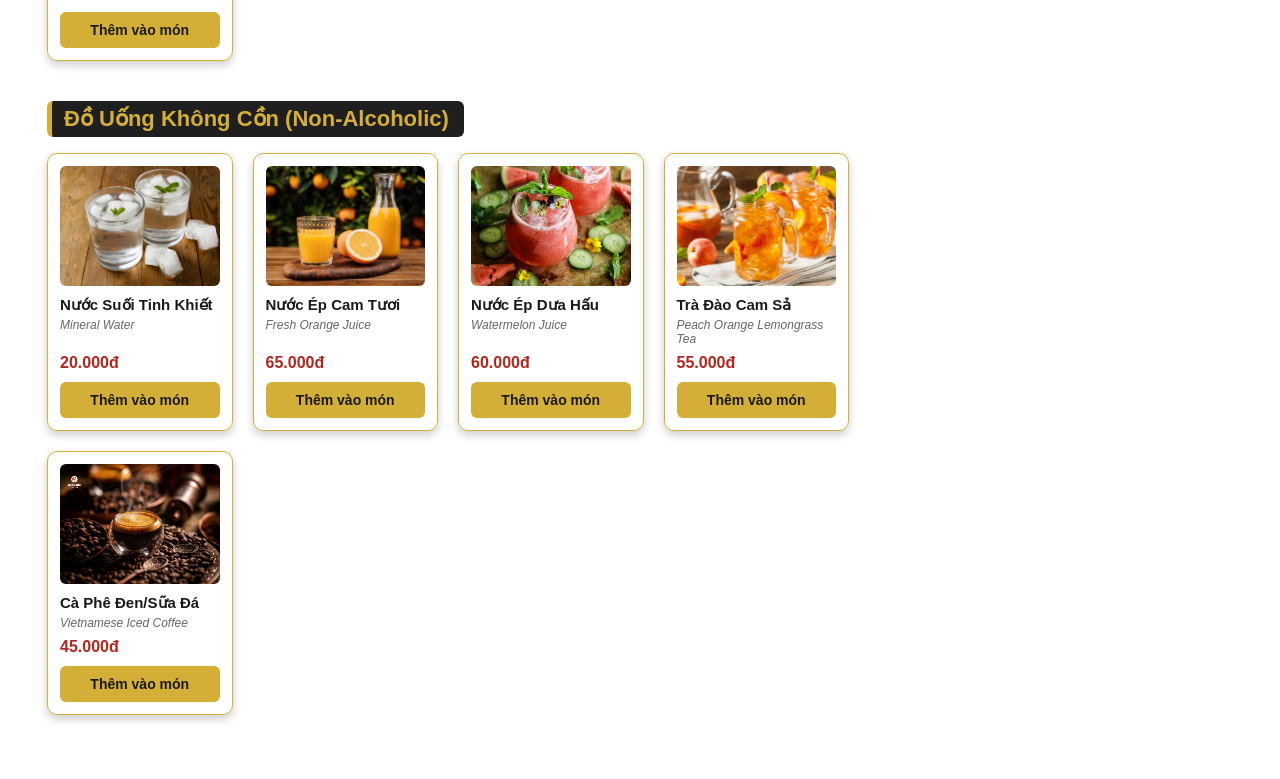
<file: html/goi-mon.html>
<!DOCTYPE html>
<html lang="vi">
<head>
  <meta charset="UTF-8">
  <meta name="viewport" content="width=device-width, initial-scale=1">
  <title>Gọi món - SPATULA & STAR</title>
<link rel="stylesheet" href="../css/datban.css">  
<link rel="stylesheet" href="../css/goi-mon.css">
</head>
<body>
  <div class="dau-trang">
    <header class="thanh-tren">
      <div class="thuong-hieu">
        <img src="../image/logo.jpg" alt="Logo" class="logo-img"> 
        <span class="ten-nha-hang">SPATULA & STAR</span>
        <span class="so-ban">Bàn: <span id="ten-ban-tren">1</span></span>
      </div>
      <a class="nut-order-tren" href="#phieu-order">
        🛒 Thanh toán (<span id="so-mon-tren">0</span>) - <span id="tong-tren">0đ</span>
      </a>
    </header>
    <nav class="thanh-muc">
      <a href="#mon-chinh">🔴 Món chính</a>
      <a href="#sup">🔵 Súp</a>
      <a href="#spaghetti">🍝 Spaghetti</a>
      <a href="#an-kem">🍟 Món ăn kèm</a>
      <a href="#banh-man">🍔 Bánh mặn</a>
      <a href="#trang-mieng">🍰 Tráng miệng</a>
      <a href="#co-con">🍸 Đồ uống (Có cồn)</a>
      <a href="#khong-con">🥤 Đồ uống (Không cồn)</a>
    </nav>
  </div>
  <div class="khung">
    <main class="thuc-don">
      <section class="nhom-mon" id="mon-chinh">
        <h2 class="ten-nhom">Món Chính (Main Courses)</h2>
        <div class="luoi-mon">
          <article class="mon">
            <img src="../image/steak.jpg" alt="Beefsteak">
            <h3 class="ten-mon">Beefsteak (Sốt tiêu / Rượu vang)</h3>
            <p class="ten-phu">Beefsteak with Pepper / Red Wine Sauce</p>
            <p class="gia">350.000đ</p>
            <button type="button" class="nut-them" data-ten="Beefsteak (Sốt tiêu / Rượu vang)" data-gia="350000" onclick="themMon(this)">Thêm vào món</button>
          </article>
          <article class="mon">
            <img src="../image/ca.jpg" alt="Salmon">
            <h3 class="ten-mon">Cá hồi áp chảo sốt chanh leo</h3>
            <p class="ten-phu">Pan-seared Salmon with Passion Fruit</p>
            <p class="gia">280.000đ</p>
            <button type="button" class="nut-them" data-ten="Cá hồi áp chảo sốt chanh leo" data-gia="280000" onclick="themMon(this)">Thêm vào món</button>
          </article>
          <article class="mon">
            <img src="../image/ga.jpg" alt="Chicken">   
            <h3 class="ten-mon">Đùi gà cuốn nấm</h3>
            <p class="ten-phu">Mushroom Stuffed Chicken Thigh</p>
            <p class="gia">210.000đ</p>
            <button type="button" class="nut-them" data-ten="Đùi gà cuốn nấm" data-gia="210000" onclick="themMon(this)">Thêm vào món</button>
          </article>
          <article class="mon">
            <img src="../image/suon.jpg" alt="Beefsteak">
            <h3 class="ten-mon">Sườn nướng BBQ</h3>
            <p class="ten-phu">BBQ Grilled Ribs</p>
            <p class="gia">320.000đ</p>
            <button type="button" class="nut-them" data-ten="Sườn nướng BBQ" data-gia="320000" onclick="themMon(this)">Thêm vào món</button>
          </article>
          <article class="mon">
            <img src="../image/tom.jpg" alt="Shrimp">
            <h3 class="ten-mon">Tôm nướng húng tây</h3>
            <p class="ten-phu">Herb Grilled Shrimp</p>
            <p class="gia">250.000đ</p>
            <button type="button" class="nut-them" data-ten="Tôm nướng húng tây" data-gia="250000" onclick="themMon(this)">Thêm vào món</button>
          </article>
        </div>
      </section>
      <section class="nhom-mon" id="sup">
        <h2 class="ten-nhom">Súp (Soups)</h2>
        <div class="luoi-mon">
          <article class="mon">
            <img src="../image/supbi.jpg" alt="Pumpkin Soup">
            <h3 class="ten-mon">Súp bí đỏ kem tươi</h3>
            <p class="ten-phu">Creamy Pumpkin Soup</p>
            <p class="gia">60.000đ</p>
            <button type="button" class="nut-them" data-ten="Súp bí đỏ kem tươi" data-gia="60000" onclick="themMon(this)">Thêm vào món</button>
          </article>
          <article class="mon">
            <img src="../image/supga.jpg" alt="Chicken Soup">
            <h3 class="ten-mon">Súp gà</h3>
            <p class="ten-phu">Chicken Soup</p>
            <p class="gia">60.000đ</p>
            <button type="button" class="nut-them" data-ten="Súp gà" data-gia="60000" onclick="themMon(this)">Thêm vào món</button>
          </article>
          <article class="mon">
            <img src="../image/suphai.jpg" alt="Seafood Soup">
            <h3 class="ten-mon">Súp hải sản</h3>
            <p class="ten-phu">Seafood Soup</p>
            <p class="gia">75.000đ</p>
            <button type="button" class="nut-them" data-ten="Súp hải sản" data-gia="75000" onclick="themMon(this)">Thêm vào món</button>
          </article>
        </div>
      </section>
      <section class="nhom-mon" id="spaghetti">
        <h2 class="ten-nhom">Spaghetti (Mì Ý)</h2>
        <div class="luoi-mon">
          <article class="mon">
            <img src="../image/mibo.jpg" alt="Spaghetti Bolognese">
            <h3 class="ten-mon">Mì bò bằm</h3>
            <p class="ten-phu">Spaghetti Bolognese</p>
            <p class="gia">160.000đ</p>
            <button type="button" class="nut-them" data-ten="Mì bò bằm" data-gia="160000" onclick="themMon(this)">Thêm vào món</button>
          </article>
          <article class="mon">
            <img src="../image/minam.jpg" alt="Mushroom Cream Pasta">
            <h3 class="ten-mon">Mì kem nấm</h3>
            <p class="ten-phu">Mushroom Cream Pasta</p>
            <p class="gia">160.000đ</p>
            <button type="button" class="nut-them" data-ten="Mì kem nấm" data-gia="160000" onclick="themMon(this)">Thêm vào món</button>
          </article>
          <article class="mon">
            <img src="../image/miong.jpg" alt="Macaroni and Cheese">
            <h3 class="ten-mon">Mì ống phô mai</h3>
            <p class="ten-phu">Macaroni and Cheese</p>
            <p class="gia">140.000đ</p>
            <button type="button" class="nut-them" data-ten="Mì ống phô mai" data-gia="140000" onclick="themMon(this)">Thêm vào món</button>
          </article>
        </div>
      </section>
      <section class="nhom-mon" id="an-kem">
        <h2 class="ten-nhom">Món Ăn Kèm (Side Dishes)</h2>
        <div class="luoi-mon">
          <article class="mon">
            <img src="../image/khoai.jpg" alt="Crispy French Fries">
            <h3 class="ten-mon">Khoai tây chiên</h3>
            <p class="ten-phu">Crispy French Fries</p>
            <p class="gia">70.000đ</p>
            <button type="button" class="nut-them" data-ten="Khoai tây chiên" data-gia="70000" onclick="themMon(this)">Thêm vào món</button>
          </article>
          <article class="mon">
            <img src="../image/khoailo.jpg" alt="Baked Potatoes">
            <h3 class="ten-mon">Khoai bơ lò</h3>
            <p class="ten-phu">Baked Potatoes</p>
            <p class="gia">80.000đ</p>
            <button type="button" class="nut-them" data-ten="Khoai bơ lò" data-gia="80000" onclick="themMon(this)">Thêm vào món</button>
          </article>
          <article class="mon">
            <img src="../image/salad.jpg" alt="Vegetable Salad">
            <h3 class="ten-mon">Salad rau củ sốt dấm</h3>
            <p class="ten-phu">Vegetable Salad with Vinaigrette</p>
            <p class="gia">90.000đ</p>
            <button type="button" class="nut-them" data-ten="Salad rau củ sốt dấm" data-gia="90000" onclick="themMon(this)">Thêm vào món</button>
          </article>
          <article class="mon">
            <img src="../image/saladqua.jpg" alt="Fruit Salad">
            <h3 class="ten-mon">Salad hoa quả sốt chanh leo</h3>
            <p class="ten-phu">Fruit Salad with Passion Fruit Sauce</p>
            <p class="gia">100.000đ</p>
            <button type="button" class="nut-them" data-ten="Salad hoa quả sốt chanh leo" data-gia="100000" onclick="themMon(this)">Thêm vào món</button>
          </article>
        </div>
      </section>
      <section class="nhom-mon" id="banh-man">
        <h2 class="ten-nhom">Bánh Mặn (Savory Pastries)</h2>
        <div class="luoi-mon">
          <article class="mon">
            <img src="../image/buger.jpg" alt="Burger Bò">
            <h3 class="ten-mon">Burger Bò</h3>
            <p class="ten-phu">Classic Beef Burger</p>
            <p class="gia">140.000đ</p>
            <button type="button" class="nut-them" data-ten="Burger Bò" data-gia="140000" onclick="themMon(this)">Thêm vào món</button>
          </article>
          <article class="mon">
            <img src="../image/sandwich.jpg" alt="Sandwich Thịt Nguội">
            <h3 class="ten-mon">Sandwich Thịt Nguội</h3>
            <p class="ten-phu">Club Sandwich</p>
            <p class="gia">120.000đ</p>
            <button type="button" class="nut-them" data-ten="Sandwich Thịt Nguội" data-gia="120000" onclick="themMon(this)">Thêm vào món</button>
          </article>
          <article class="mon">
            <img src="../image/tacos.jpg" alt="Tacos Gà / Bò">
            <h3 class="ten-mon">Tacos Gà / Bò</h3>
            <p class="ten-phu">Mexican Tacos</p>
            <p class="gia">130.000đ</p>
            <button type="button" class="nut-them" data-ten="Tacos Gà / Bò" data-gia="130000" onclick="themMon(this)">Thêm vào món</button>
          </article>
        </div>
      </section>
      <section class="nhom-mon" id="trang-mieng">
        <h2 class="ten-nhom">Tráng Miệng (Desserts)</h2>
        <div class="luoi-mon">
          <article class="mon">
            <img src="../image/tira.jpg" alt="Tiramisu">
            <h3 class="ten-mon">Bánh Tiramisu</h3>
            <p class="ten-phu">Tiramisu</p>
            <p class="gia">95.000đ</p>
            <button type="button" class="nut-them" data-ten="Bánh Tiramisu" data-gia="95000" onclick="themMon(this)">Thêm vào món</button>
          </article>
          <article class="mon">
            <img src="../image/che.jpg" alt="Cheesecake">
            <h3 class="ten-mon">Bánh Phô Mai Nướng</h3>
            <p class="ten-phu">Baked Cheesecake</p>
            <p class="gia">105.000đ</p>
            <button type="button" class="nut-them" data-ten="Bánh Phô Mai Nướng" data-gia="105000" onclick="themMon(this)">Thêm vào món</button>
          </article>
          <article class="mon">
            <img src="../image/kem.jpg" alt="Kem Vanilla">
            <h3 class="ten-mon">Kem Vanilla Trái Cây</h3>
            <p class="ten-phu">Vanilla Ice Cream with Fruits</p>
            <p class="gia">80.000đ</p>
            <button type="button" class="nut-them" data-ten="Kem Vanilla Trái Cây" data-gia="80000" onclick="themMon(this)">Thêm vào món</button>
          </article>
        </div>
      </section>
      <section class="nhom-mon" id="co-con">
        <h2 class="ten-nhom">Đồ Uống Có Cồn (Alcoholic Beverages)</h2>
        <div class="luoi-mon">
          <article class="mon">
            <img src="../image/bia.jpg" alt="Bia Tươi">            
            <h3 class="ten-mon">Bia Tươi Tháp/Ly</h3>
            <p class="ten-phu">Draft Beer</p>
            <p class="gia">60.000đ</p>
            <button type="button" class="nut-them" data-ten="Bia Tươi Tháp/Ly" data-gia="60000" onclick="themMon(this)">Thêm vào món</button>
          </article>
          <article class="mon">
            <img src="../image/margarita.jpg" alt="Margarita">
            <h3 class="ten-mon">Margarita Cocktail</h3>
            <p class="ten-phu">Margarita Cocktail</p>
            <p class="gia">150.000đ</p>
            <button type="button" class="nut-them" data-ten="Margarita Cocktail" data-gia="150000" onclick="themMon(this)">Thêm vào món</button>
          </article>
          <article class="mon">
            <img src="../image/mojito.jpg" alt="Mojito">
            <h3 class="ten-mon">Mojito Chanh Bạc Hà</h3>
            <p class="ten-phu">Classic Mojito Cocktail</p>
            <p class="gia">140.000đ</p>
            <button type="button" class="nut-them" data-ten="Mojito Chanh Bạc Hà" data-gia="140000" onclick="themMon(this)">Thêm vào món</button>
          </article>
          <article class="mon">
            <img src="../image/pina-colada.jpg" alt="Piña Colada">
            <h3 class="ten-mon">Piña Colada Cocktail</h3>
            <p class="ten-phu">Piña Colada Cocktail</p>
            <p class="gia">160.000đ</p>
            <button type="button" class="nut-them" data-ten="Piña Colada Cocktail" data-gia="160000" onclick="themMon(this)">Thêm vào món</button>
          </article>
          <article class="mon">
            <img src="../image/old-fashioned.jpg" alt="Old Fashioned"> 
            <h3 class="ten-mon">Old Fashioned Cocktail</h3>
            <p class="ten-phu">Old Fashioned Cocktail</p>
            <p class="gia">180.000đ</p>
            <button type="button" class="nut-them" data-ten="Old Fashioned Cocktail" data-gia="180000" onclick="themMon(this)">Thêm vào món</button>
          </article>
        </div>
      </section>
      <section class="nhom-mon" id="khong-con">
        <h2 class="ten-nhom">Đồ Uống Không Cồn (Non-Alcoholic)</h2>
        <div class="luoi-mon">
          <article class="mon">
            <img src="../image/h2o.jpg" alt="Nước suối">
            <h3 class="ten-mon">Nước Suối Tinh Khiết</h3>
            <p class="ten-phu">Mineral Water</p>
            <p class="gia">20.000đ</p>
            <button type="button" class="nut-them" data-ten="Nước Suối Tinh Khiết" data-gia="20000" onclick="themMon(this)">Thêm vào món</button>
          </article>
          <article class="mon">
            <img src="../image/cam.jpg" alt="Nước ép cam">
            <h3 class="ten-mon">Nước Ép Cam Tươi</h3>
            <p class="ten-phu">Fresh Orange Juice</p>
            <p class="gia">65.000đ</p>
            <button type="button" class="nut-them" data-ten="Nước Ép Cam Tươi" data-gia="65000" onclick="themMon(this)">Thêm vào món</button>
          </article>
          <article class="mon">
            <img src="../image/hau.jpg" alt="Nước ép dưa hấu">
            <h3 class="ten-mon">Nước Ép Dưa Hấu</h3>
            <p class="ten-phu">Watermelon Juice</p>
            <p class="gia">60.000đ</p>
            <button type="button" class="nut-them" data-ten="Nước Ép Dưa Hấu" data-gia="60000" onclick="themMon(this)">Thêm vào món</button>
          </article>
          <article class="mon">
            <img src="../image/dao.jpg" alt="Trà Đào Cam Sả">
            <h3 class="ten-mon">Trà Đào Cam Sả</h3>
            <p class="ten-phu">Peach Orange Lemongrass Tea</p>
            <p class="gia">55.000đ</p>
            <button type="button" class="nut-them" data-ten="Trà Đào Cam Sả" data-gia="55000" onclick="themMon(this)">Thêm vào món</button>
          </article>
          <article class="mon">
            <img src="../image/phe.jpg" alt="Cà Phê Đen/Sữa Đá">
            <h3 class="ten-mon">Cà Phê Đen/Sữa Đá</h3>
            <p class="ten-phu">Vietnamese Iced Coffee</p>
            <p class="gia">45.000đ</p>
            <button type="button" class="nut-them" data-ten="Cà Phê Đen/Sữa Đá" data-gia="45000" onclick="themMon(this)">Thêm vào món</button>
          </article>
        </div>
      </section>
    </main>
    <aside class="phieu-order" id="phieu-order">
      <h2 class="tieu-de-nho">Chọn bàn</h2>
      <div class="luoi-ban">
        <button type="button" class="nut-ban" id="nut-ban-1" onclick="chonBan(1)">1</button>
        <button type="button" class="nut-ban" id="nut-ban-2" onclick="chonBan(2)">2</button>
        <button type="button" class="nut-ban" id="nut-ban-3" onclick="chonBan(3)">3</button>
        <button type="button" class="nut-ban" id="nut-ban-4" onclick="chonBan(4)">4</button>
        <button type="button" class="nut-ban" id="nut-ban-5" onclick="chonBan(5)">5</button>
        <button type="button" class="nut-ban" id="nut-ban-6" onclick="chonBan(6)">6</button>
        <button type="button" class="nut-ban" id="nut-ban-7" onclick="chonBan(7)">7</button>
        <button type="button" class="nut-ban" id="nut-ban-8" onclick="chonBan(8)">8</button>
        <button type="button" class="nut-ban" id="nut-ban-9" onclick="chonBan(9)">9</button>
        <button type="button" class="nut-ban" id="nut-ban-10" onclick="chonBan(10)">10</button>
      </div>
      <p class="chu-thich">
        <span class="cham cham-dang-chon"></span> Đang chọn
        <span class="cham cham-co-order"></span> Bàn đã có món
      </p>
      <h2 class="tieu-de-nho" id="tieu-de-order">Order - Bàn 1</h2>
      <div id="danh-sach-order"></div>
      <p class="trong" id="bao-trong">Chưa có món nào. Bấm "Thêm vào món" ở thực đơn.</p>
      <p class="tong">
        <span>Tổng cộng (<span id="so-mon">0</span> món)</span>
        <strong id="tong-tien">0đ</strong>
      </p>
      <button type="button" class="nut nut-xac-nhan" onclick="xacNhan()">Xác nhận gọi món</button>
      <a class="nut nut-thanh-toan" href="thanh-toan.html">Thanh toán</a>
      <button type="button" class="nut nut-xoa-het" onclick="xoaOrder()">Xóa toàn bộ order</button>
    </aside>
  </div>
  <div class="thong-bao" id="thong-bao"></div>
 <script src="../js/goi-mon.js"></script>
</body>
</html>
</file>
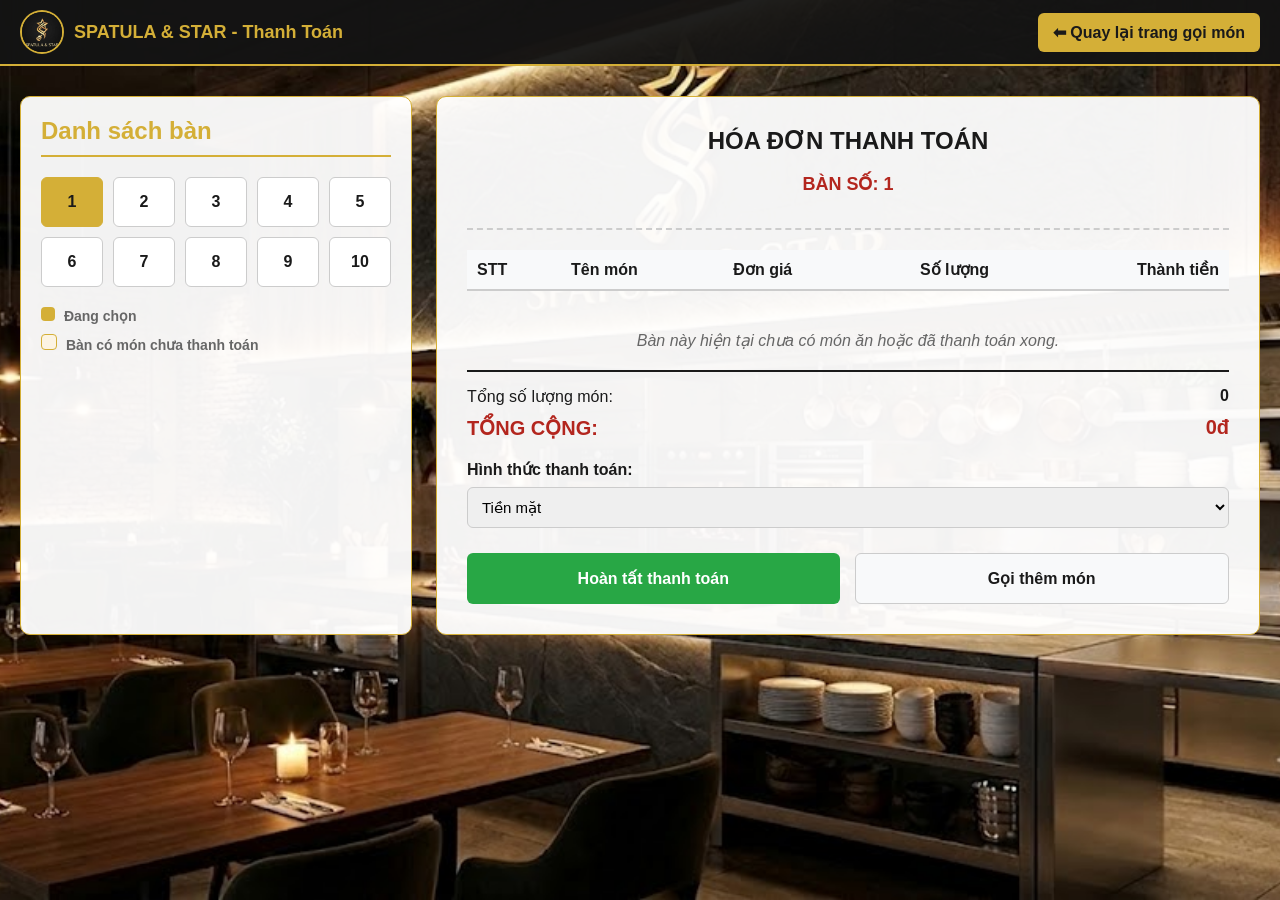
<file: html/thanh-toan.html>
<!DOCTYPE html>
<html lang="vi">
<head>
  <meta charset="UTF-8">
  <meta name="viewport" content="width=device-width, initial-scale=1.0">
  <title>Thanh toán - SPATULA & STAR</title>
 
  <link rel="stylesheet" href="../css/thanh-toan.css">
</head>
<body>

  <header class="thanh-tren">
    <div class="thuong-hieu">
      <img src="../image/logo.jpg" alt="Logo" class="logo-img">
      <span class="ten-nha-hang">SPATULA & STAR - Thanh Toán</span>
    </div>
    <a href="goi-mon.html" class="nut-order-tren">⬅ Quay lại trang gọi món</a>
  </header>

  <div class="khung-thanh-toan">
    <aside class="khoi-chon-ban">
      <h2>Danh sách bàn</h2>
      <div class="luoi-ban" id="luoi-ban-thanh-toan">
        <!-- JS sẽ in 10 nút bấm bàn vào đây -->
      </div>
      <p class="chu-thich">
        <span class="cham cham-dang-chon"></span> Đang chọn <br>
        <span class="cham cham-co-order"></span> Bàn có món chưa thanh toán
      </p>
    </aside>

    <main class="chi-tiet-hoa-don">
      <div class="the-hoa-don">
        <div class="dau-hoa-don">
          <h2>HÓA ĐƠN THANH TOÁN</h2>
          <p class="so-ban-hien-tai">BÀN SỐ: <span id="so-ban-tt">1</span></p>
        </div>

        <table class="bang-mon">
          <thead>
            <tr>
              <th>STT</th>
              <th>Tên món</th>
              <th>Đơn giá</th>
              <th>Số lượng</th>
              <th>Thành tiền</th>
            </tr>
          </thead>
          <tbody id="danh-sach-mon-tt">
            <!-- JS sẽ in các món ăn vào đây -->
          </tbody>
        </table>

        <div id="bao-trong-tt" class="trong">
          Bàn này hiện tại chưa có món ăn hoặc đã thanh toán xong.
        </div>

        <div class="tong-ket-hoa-don">
          <p><span>Tổng số lượng món:</span> <strong id="tong-so-mon-tt">0</strong></p>
          <p class="hang-tong-tien"><span>TỔNG CỘNG:</span> <strong id="tong-tien-tt">0đ</strong></p>
        </div>

        <div class="phuong-thuc-tt">
          <label>Hình thức thanh toán:</label>
          <select id="hinh-thuc">
            <option value="tien-mat">Tiền mặt</option>
            <option value="chuyen-khoan">Chuyển khoản / QR Code</option>
            <option value="the">Thẻ ngân hàng</option>
          </select>
        </div>

        <div class="hanh-dong-tt">
          <button type="button" class="nut nut-xac-nhan" onclick="xacNhanThanhToan()">Hoàn tất thanh toán</button>
          <a href="goi-mon.html" class="nut nut-xoa-het">Gọi thêm món</a>
        </div>
      </div>
    </main>
  </div>


  <script src="../js/thanh-toan.js"></script>
</body>
</html>
</file>
<file: css/dangnhap.css>
body {
    margin: 0;
    padding: 0;
    font-family: Arial, sans-serif;
    background-image: url('../image/nen.jpg') !important; 
    background-size: cover !important;
    background-attachment: fixed !important;
    background-position: center !important;
    color: #333;
    display: flex;
    flex-direction: column;
    min-height: 100vh;
}
.clear { clear: both; }
.navbar {
    background-color: rgba(20, 20, 20, 0.95);
    border-bottom: 2px solid #d4af37;
    height: 80px;
    width: 100%;
}
.nav-container {
    width: 92%;
    max-width: 1300px;
    margin: 0 auto;
}
.logo-img {
    height: 60px;
    margin-right: 15px;
    border-radius: 50%;
    border: 2px solid #d4af37;
}
.nav-brand {
    float: left;
    line-height: 80px;
    font-size: 24px;
    font-weight: bold;
    color: #d4af37;
    display: flex;
    align-items: center;
}
.nav-links {
    float: right;
    line-height: 80px;
}
.nav-links a {
    text-decoration: none;
    color: #fff;
    margin-left: 25px;
    font-size: 16px;
    font-weight: bold;
    transition: 0.3s;
}
.nav-links a:hover { color: #d4af37; }
.main-container {
    width: 92%;
    max-width: 1300px;
    margin: 0 auto;
    flex: 1;
    display: flex;
    flex-direction: column;
    justify-content: center;
    align-items: center;
    padding: 40px 0;
}
.left-box {
    width: 100%;
    text-align: center;
    margin-bottom: 40px;
}
.left-box h2 {
    font-size: 42px;
    color: #d4af37;
    text-shadow: 2px 2px 6px rgba(0,0,0,0.9);
    margin-bottom: 10px;
}
.left-box p {
    font-size: 20px;
    color: #fff;
    text-shadow: 1px 1px 4px rgba(0,0,0,0.9);
    line-height: 1.6;
}
.right-box {
    width: 100%;
    display: flex;
    justify-content: center;
}
.login-card {
    width: 100%;
    max-width: 420px;
    background-color: rgba(255, 255, 255, 0.95);
    padding: 40px;
    border-radius: 12px;
    border: 1px solid #d4af37;
    box-shadow: 0 10px 30px rgba(0, 0, 0, 0.5);
    text-align: center;
}
.login-card h2 {
    color: #1a1a1a;
    margin-bottom: 5px;
    font-size: 28px;
}
.login-card p {
    color: #666;
    font-size: 15px;
    margin-bottom: 25px;
}
#realTimeClock {
    background-color: #f8f9fa;
    padding: 12px;
    text-align: center;
    font-weight: bold;
    border: 1px solid #ddd;
    margin-bottom: 20px;
    border-radius: 6px;
    font-size: 15px;
    color: #333;
}
#errorMsg {
    color: #b3261e;
    background-color: #fbe9e7;
    border: 1px solid #fecaca;
    padding: 12px;
    margin-bottom: 20px;
    text-align: center;
    font-size: 14px;
    border-radius: 6px;
    font-weight: bold;
}
.form-group {
    margin-bottom: 20px;
    position: relative;
    text-align: left;
}
.form-group label {
    display: block;
    margin-bottom: 8px;
    font-weight: bold;
    font-size: 14px;
    color: #1a1a1a;
}
.form-group input {
    width: 100%;
    padding: 12px;
    box-sizing: border-box;
    border: 1px solid #ccc;
    border-radius: 6px;
    font-size: 15px;
}
.form-group input:focus {
    outline: none;
    border-color: #d4af37;
    box-shadow: 0 0 0 3px rgba(212, 175, 55, 0.2);
}
#toggleBtn {
    position: absolute;
    right: 12px;
    bottom: 12px;
    background: none;
    border: none;
    color: #d4af37;
    font-weight: bold;
    cursor: pointer;
    font-size: 13px;
}
#toggleBtn:hover 
    { color: #b5952f; }
#submitBtn {
    width: 100%;
    padding: 14px;
    background-color: #d4af37;
    color: #1a1a1a;
    border: none;
    border-radius: 6px;
    font-size: 16px;
    font-weight: bold;
    cursor: pointer;
    transition: 0.3s;
    margin-top: 10px;
}
#submitBtn:hover 
    { background-color: #b5952f; }
</file>
<file: css/datban.css>
:root {
  --gold: #d4af37;
  --gold-hover: #b5952f;
  --dark: #1a1a1a;
  --red: #b3261e;
  --bg: #121212;
  --card: rgba(255, 255, 255, 0.95);
  --text: #2c2c2c;
  --muted: #6b7280;
  --line: #d5dcee;
}
* {
  box-sizing: border-box;
  margin: 0;
  padding: 0;
}
body {
  margin: 0;
  font-family: "Segoe UI", Arial, sans-serif;
  background-image: url('../image/nen.jpg') !important;
  background-size: cover !important;
  background-attachment: fixed !important;
  background-position: center !important;
  color: #2c2c2c;
}
header {
  background: rgba(20, 20, 20, 0.95);
  color: var(--gold);
  padding: 10px 28px;
  font-size: 1.4rem;
  font-weight: 700;
  display: flex;
  align-items: center;
  justify-content: space-between;
  gap: 12px;
  flex-wrap: wrap;
  border-bottom: 2px solid var(--gold);
}
.thuong-hieu {
  display: flex;
  align-items: center;
  gap: 12px;
}
.logo-img {
  height: 60px;
  border-radius: 50%;
  border: 2px solid var(--gold);
}
.badge {
  background: var(--gold);
  color: var(--dark);
  font-size: 0.8rem;
  padding: 4px 12px;
  border-radius: 99px;
  margin-left: 10px;
  vertical-align: middle;
}
.nut-menu {
  background: var(--gold);
  color: var(--dark);
  padding: 10px 18px;
  border-radius: 8px;
  font-size: 16px;
  text-decoration: none;
  font-weight: bold;
  transition: 0.3s;
}
.nut-menu:hover { background: var(--gold-hover); }
.layout {
  display: grid;
  grid-template-columns: 400px 1fr;
  gap: 24px;
  padding: 24px 28px;
  align-items: start;
}
.card {
  background: var(--card);
  border-radius: 12px;
  padding: 22px;
  box-shadow: 0 6px 16px rgba(0, 0, 0, 0.3);
  border: 1px solid var(--gold);
}
h2 {
  font-size: 1.2rem;
  margin-bottom: 16px;
  display: flex;
  align-items: center;
  gap: 10px;
  color: var(--dark);
}
.count {
  background: #fcf4e3;
  color: #8c6b2a;
  font-size: 0.85rem;
  padding: 2px 10px;
  border-radius: 99px;
  border: 1px solid var(--gold);
}
form {
  display: flex;
  flex-direction: column;
  gap: 14px;
}
label {
  display: flex;
  flex-direction: column;
  gap: 5px;
  font-weight: 600;
  font-size: 0.92rem;
}
input, select {
  font: inherit;
  font-weight: 400;
  padding: 10px 12px;
  border: 1px solid #ccc;
  border-radius: 8px;
  background: #fff;
}
input:focus, select:focus {
  outline: 3px solid rgba(212, 175, 55, 0.2);
  border-color: var(--gold);
}
input.bad, select.bad {
  border-color: var(--red);
}
.two {
  display: grid;
  grid-template-columns: 1fr 1fr;
  gap: 12px;
}
.err {
  color: var(--red);
  font-weight: bold;
  min-height: 1em;
  font-size: 0.8rem;
}
.btn {
  background: var(--gold);
  color: var(--dark);
  border: none;
  padding: 13px;
  border-radius: 8px;
  font-weight: 700;
  font-size: 1rem;
  cursor: pointer;
  transition: 0.3s;
}
.btn:hover { background: var(--gold-hover); }
.item {
  display: flex;
  gap: 14px;
  align-items: center;
  padding: 12px 0;
  border-bottom: 1px solid #eef0f6;
}
.item:last-child { border-bottom: none; }
.tnum {
  background: var(--gold);
  color: var(--dark);
  width: 52px;
  height: 52px;
  border-radius: 10px;
  display: flex;
  align-items: center;
  justify-content: center;
  font-weight: 800;
  font-size: 1.2rem;
  flex-shrink: 0;
}
.info {
  flex: 1;
  line-height: 1.5;
  font-size: 0.93rem;
}
.info small { color: var(--muted); }
.tag {
  background: var(--dark);
  color: var(--gold);
  font-size: 0.75rem;
  font-weight: 700;
  padding: 3px 9px;
  border-radius: 99px;
}
.del {
  background: #fde8e8;
  color: var(--red);
  border: none;
  padding: 7px 12px;
  border-radius: 8px;
  font-weight: 600;
  cursor: pointer;
}
.del:hover { background: #f9d0d0; }
.empty {
  text-align: center;
  color: var(--muted);
  padding: 30px 0;
}
.toast {
  position: fixed;
  bottom: 24px;
  left: 50%;
  transform: translateX(-50%) translateY(80px);
  background: var(--dark);
  color: var(--gold);
  padding: 12px 22px;
  border-radius: 99px;
  transition: transform 0.25s;
  border: 1px solid var(--gold);
}
.toast.show { transform: translateX(-50%) translateY(0); }
@media (max-width: 900px) {
  .layout { grid-template-columns: 1fr; padding: 16px; }
  header { padding: 12px 16px; }
}
</file>
<file: css/goi-mon.css>
* {
  box-sizing: border-box;
}
html {
  scroll-behavior: smooth;
}

body {
  margin: 0;
  font-family: "Segoe UI", Arial, sans-serif;
  background-image: url('../image/nen.jpg') !important;
  background-size: cover !important;
  background-attachment: fixed !important;
  background-position: center !important;
  color: #2c2c2c;
}
p {
  margin: 0;
}
.dau-trang {
  position: sticky;
  top: 0;
  z-index: 10;
}
.thanh-tren {
  display: flex;
  justify-content: space-between;
  align-items: center;
  gap: 8px;
  padding: 10px 32px;
  background-color: rgba(20, 20, 20, 0.95);
  color: #d4af37;
  border-bottom: 2px solid #d4af37;
}
.thuong-hieu {
  display: flex;
  align-items: center;
  gap: 12px;
}
.logo-img {
  height: 60px;
  border-radius: 50%;
  border: 2px solid #d4af37;
}
.ten-nha-hang {
  font-size: 24px;
  font-weight: bold;
}
.nhom-nut-tren {
  display: flex;
  gap: 10px;
  align-items: center;
}

.nut-quan-ly-ban {
  padding: 10px 20px;
  background-color: #2c2c2c;
  color: #d4af37;
  border: 1px solid #d4af37;
  font-size: 15px;
  font-weight: bold;
  text-decoration: none;
  white-space: nowrap;
  border-radius: 6px;
  transition: 0.3s;
}

.nut-quan-ly-ban:hover {
  background-color: #d4af37;
  color: #1a1a1a;
}
.so-ban {
  padding: 3px 12px;
  background-color: #d4af37;
  color: #1a1a1a;
  border-radius: 12px;
  font-size: 14px;
  font-weight: bold;
  white-space: nowrap;
}
.nut-order-tren {
  padding: 10px 20px;
  background-color: #d4af37;
  color: #1a1a1a;
  font-size: 15px;
  font-weight: bold;
  text-decoration: none;
  white-space: nowrap;
  border-radius: 6px;
  transition: 0.3s;
}
.nut-order-tren:hover {
  background-color: #b5952f;
}
.thanh-muc {
  display: flex;
  gap: 6px;
  padding: 10px 32px;
  overflow-x: auto;
  background-color: rgba(255, 255, 255, 0.95);
  border-bottom: 2px solid #d4af37;
}
.thanh-muc a {
  padding: 8px 16px;
  border-radius: 20px;
  color: #1a1a1a;
  font-size: 15px;
  font-weight: bold;
  text-decoration: none;
  white-space: nowrap;
  transition: 0.3s;
}
.thanh-muc a:hover {
  background-color: #d4af37;
  color: #fff;
}
.khung {
  display: flex;
  align-items: flex-start;
  gap: 24px;
  max-width: 1250px;
  margin: 0 auto;
  padding: 24px 32px;
}
.thuc-don {
  flex: 1;
  min-width: 0;
}
.nhom-mon {
  margin-bottom: 40px;
  scroll-margin-top: 150px;
}
.ten-nhom {
  margin: 0 0 16px 0;
  padding-left: 12px;
  border-left: 5px solid #d4af37;
  font-size: 22px;
  color: #d4af37;
  background-color: rgba(20, 20, 20, 0.95);
  display: inline-block;
  padding-right: 15px;
  padding-top: 5px;
  padding-bottom: 5px;
  border-radius: 6px;
}
.luoi-mon {
  display: grid;
  grid-template-columns: repeat(auto-fill, minmax(180px, 1fr));
  gap: 20px;
}
.mon {
  display: flex;
  flex-direction: column;
  background-color: rgba(255, 255, 255, 0.95);
  padding: 12px;
  border-radius: 10px;
  box-shadow: 0 4px 10px rgba(0,0,0,0.2);
  border: 1px solid #d4af37;
}
.anh {
  display: flex;
  align-items: center;
  justify-content: center;
  height: 120px;
  margin-bottom: 10px;
  background: #eee;
  border-radius: 6px;
  overflow: hidden;
}
.mon img {
  width: 100%;
  height: 120px;
  margin-bottom: 10px;
  object-fit: cover;
  border-radius: 6px;
}
.ten-mon {
  margin: 0 0 4px 0;
  font-size: 15px;
  color: #1a1a1a;
  font-weight: bold;
}
.ten-phu {
  margin-bottom: 8px;
  font-size: 12px;
  font-style: italic;
  color: #666;
}
.gia {
  margin: auto 0 10px 0;
  font-size: 16px;
  font-weight: bold;
  color: #b3261e;
}
.nut-them {
  padding: 10px;
  background-color: #d4af37;
  color: #1a1a1a;
  border: none;
  border-radius: 6px;
  font-size: 14px;
  font-weight: bold;
  cursor: pointer;
  transition: 0.3s;
}
.nut-them:hover {
  background-color: #b5952f;
}
.phieu-order {
  position: sticky;
  top: 150px;
  width: 360px;
  flex-shrink: 0;
  max-height: calc(100vh - 170px);
  overflow-y: auto;
  padding: 20px;
  background-color: rgba(255, 255, 255, 0.95);
  border-radius: 10px;
  box-shadow: 0 6px 16px rgba(0,0,0,0.3);
  border: 1px solid #d4af37;
}
.tieu-de-nho {
  margin: 0 0 12px 0;
  padding-bottom: 10px;
  border-bottom: 2px solid #d4af37;
  font-size: 18px;
  color: #1a1a1a;
}
.luoi-ban {
  display: grid;
  grid-template-columns: repeat(5, 1fr);
  gap: 8px;
  margin-bottom: 15px;
}
.nut-ban {
  padding: 12px 0;
  background-color: white;
  border: 1px solid #ccc;
  border-radius: 6px;
  font-size: 15px;
  font-weight: bold;
  cursor: pointer;
  color: #1a1a1a;
  transition: 0.3s;
}
.nut-ban:hover {
  border-color: #d4af37;
}
.nut-ban.co-order {
  background-color: #fcf4e3;
  border-color: #d4af37;
  color: #8c6b2a;
}
.nut-ban.dang-chon {
  background-color: #d4af37;
  border-color: #d4af37;
  color: #1a1a1a;
}
.chu-thich {
  display: flex;
  align-items: center;
  gap: 8px;
  margin-bottom: 20px;
  font-size: 13px;
  color: #666;
  font-weight: bold;
}
.cham {
  display: inline-block;
  width: 14px;
  height: 14px;
  border-radius: 4px;
}
.cham-dang-chon {
  background-color: #d4af37;
}
.cham-co-order {
  background-color: #fcf4e3;
  border: 1px solid #d4af37;
}
.dong-order {
  display: flex;
  align-items: flex-start;
  gap: 12px;
  padding: 12px 0;
  border-bottom: 1px dashed #ccc;
}
.thong-tin {
  flex: 1;
  min-width: 0;
}
.ten-mon-order {
  font-size: 15px;
  font-weight: bold;
  color: #1a1a1a;
}
.gia-order {
  margin: 4px 0 8px 0;
  font-size: 13px;
  color: #666;
}
.gia-order strong {
  color: #b3261e;
}
.so-luong {
  display: flex;
  align-items: center;
  gap: 8px;
}
.nut-sl {
  width: 28px;
  height: 28px;
  background-color: white;
  border: 1px solid #ccc;
  border-radius: 4px;
  font-size: 16px;
  font-weight: bold;
  cursor: pointer;
}
.nut-sl:hover {
  border-color: #d4af37;
  color: #d4af37;
}
.sl {
  min-width: 20px;
  text-align: center;
  font-weight: bold;
  font-size: 15px;
}
.nut-xoa {
  width: 30px;
  height: 30px;
  background: none;
  border: none;
  color: #b3261e;
  font-size: 16px;
  cursor: pointer;
  font-weight: bold;
}
.nut-xoa:hover {
  background-color: #fbe9e7;
  border-radius: 4px;
}
.trong {
  padding: 20px 0;
  text-align: center;
  font-size: 14px;
  color: #666;
  font-style: italic;
}
.trong[hidden] {
  display: none;
}
.tong {
  display: flex;
  justify-content: space-between;
  align-items: baseline;
  margin: 10px 0 20px 0;
  padding-top: 15px;
  border-top: 2px solid #1a1a1a;
  font-size: 15px;
  font-weight: bold;
}
.tong strong {
  font-size: 24px;
  color: #b3261e;
}
.nut {
  display: block;
  width: 100%;
  margin-bottom: 10px;
  padding: 12px;
  border-radius: 6px;
  font-family: inherit;
  font-size: 15px;
  font-weight: bold;
  text-align: center;
  text-decoration: none;
  cursor: pointer;
  transition: 0.3s;
}
.nut-xac-nhan {
  background-color: #1a1a1a;
  border: 1px solid #1a1a1a;
  color: #d4af37;
}
.nut-xac-nhan:hover {
  background-color: #333;
}
.nut-thanh-toan {
  background-color: #d4af37;
  border: 1px solid #d4af37;
  color: #1a1a1a;
}
.nut-thanh-toan:hover {
  background-color: #b5952f;
}
.nut-xoa-het {
  margin-bottom: 0;
  background-color: white;
  border: 1px solid #b3261e;
  color: #b3261e;
}
.nut-xoa-het:hover {
  background-color: #fbe9e7;
}
.thong-bao {
  position: fixed;
  left: 50%;
  bottom: 30px;
  z-index: 20;
  padding: 12px 24px;
  background-color: rgba(20, 20, 20, 0.95);
  color: #d4af37;
  font-size: 15px;
  font-weight: bold;
  border-radius: 8px;
  border: 1px solid #d4af37;
  opacity: 0;
  pointer-events: none;
  transform: translateX(-50%);
  transition: opacity 0.2s;
}
.thong-bao.hien {
  opacity: 1;
}
a:focus-visible, button:focus-visible {
  outline: 3px solid #d4af37;
  outline-offset: 2px;
}
@media (max-width: 900px) {
  .thanh-tren { padding: 10px 16px; }
  .ten-nha-hang { font-size: 18px; }
  .logo-img { height: 40px; }
  .thanh-muc { padding: 10px 16px; }
  .khung { flex-direction: column; padding: 16px; }
  .nhom-mon { scroll-margin-top: 140px; }
  .phieu-order { position: static; width: 100%; max-height: none; scroll-margin-top: 140px; }
}
</file>
<file: css/thanh-toan.css>
body {
  margin: 0;
  font-family: Arial, sans-serif;
  background-image: url('../image/nen.jpg') !important;
  background-size: cover !important;
  background-attachment: fixed !important;
  background-position: center !important;
  color: #1a1a1a;
}
.thanh-tren {
  display: flex;
  justify-content: space-between;
  align-items: center;
  padding: 10px 20px;
  background: rgba(20, 20, 20, 0.95);
  color: #d4af37;
  border-bottom: 2px solid #d4af37;
}
.thuong-hieu {
  display: flex;
  align-items: center;
}
.logo-img {
  height: 40px;
  border-radius: 50%;
  border: 2px solid #d4af37;
  margin-right: 10px;
}
.ten-nha-hang {
  font-weight: bold;
  font-size: 18px;
}
.nut-order-tren {
  color: #1a1a1a;
  background: #d4af37;
  padding: 10px 15px;
  border-radius: 6px;
  text-decoration: none;
  font-weight: bold;
}
.khung-thanh-toan {
  display: flex;
  gap: 24px;
  max-width: 1250px;
  margin: 30px auto;
  padding: 0 20px;
}
.khoi-chon-ban {
  width: 350px;
  background: rgba(255, 255, 255, 0.95);
  padding: 20px;
  border-radius: 10px;
  border: 1px solid #d4af37;
}
.khoi-chon-ban h2 {
  margin-top: 0;
  color: #d4af37;
  border-bottom: 2px solid #d4af37;
  padding-bottom: 10px;
}
.luoi-ban {
  display: grid;
  grid-template-columns: repeat(5, 1fr);
  gap: 10px;
}
.nut-ban {
  padding: 15px 0;
  font-size: 16px;
  font-weight: bold;
  border: 1px solid #ccc;
  border-radius: 6px;
  cursor: pointer;
  background-color: white;
  color: #1a1a1a;
  transition: 0.3s;
}
.nut-ban:hover {
  border-color: #d4af37;
}
.nut-ban.co-order {
  background-color: #fcf4e3;
  border-color: #d4af37;
  color: #8c6b2a;
}
.nut-ban.dang-chon {
  background-color: #d4af37;
  border-color: #d4af37;
  color: #1a1a1a;
}
.chu-thich {
  margin-top: 20px;
  font-size: 14px;
  color: #666;
  font-weight: bold;
}
.cham {
  display: inline-block;
  width: 14px;
  height: 14px;
  border-radius: 4px;
  margin-right: 5px;
}
.cham-dang-chon {
  background: #d4af37;
}
.cham-co-order {
  background: #fcf4e3;
  border: 1px solid #d4af37;
  margin-top: 10px;
}
.chi-tiet-hoa-don {
  flex: 1;
  background: rgba(255, 255, 255, 0.95);
  padding: 30px;
  border-radius: 10px;
  border: 1px solid #d4af37;
}
.dau-hoa-don {
  text-align: center;
  border-bottom: 2px dashed #ccc;
  padding-bottom: 15px;
  margin-bottom: 20px;
}
.dau-hoa-don h2 {
  color: #1a1a1a;
  margin: 0 0 10px 0;
}
.so-ban-hien-tai {
  font-weight: bold;
  color: #b3261e;
  font-size: 18px;
}
.bang-mon {
  width: 100%;
  border-collapse: collapse;
  text-align: left;
  margin-bottom: 20px;
}
.bang-mon th {
  padding: 10px;
  border-bottom: 2px solid #ccc;
  background: #f8f9fa;
}
.bang-mon td {
  padding: 10px;
  border-bottom: 1px solid #eee;
}
.bang-mon th:nth-child(4), .bang-mon td:nth-child(4) {
  text-align: center;
}
.bang-mon th:nth-child(5), .bang-mon td:nth-child(5) {
  text-align: right;
}
.bang-mon td:nth-child(5) {
  font-weight: bold;
}
.trong {
  display: none;
  text-align: center;
  padding: 20px;
  color: #666;
  font-style: italic;
}
.tong-ket-hoa-don {
  border-top: 2px solid #1a1a1a;
  padding-top: 15px;
  margin-bottom: 20px;
}
.tong-ket-hoa-don p {
  display: flex;
  justify-content: space-between;
  margin: 0 0 10px 0;
}
.hang-tong-tien {
  font-size: 20px;
  color: #b3261e;
  font-weight: bold;
}
.phuong-thuc-tt {
  margin-bottom: 25px;
}
.phuong-thuc-tt label {
  font-weight: bold;
  display: block;
  margin-bottom: 8px;
}
.phuong-thuc-tt select {
  width: 100%;
  padding: 10px;
  border-radius: 6px;
  border: 1px solid #ccc;
  font-size: 15px;
}
.hanh-dong-tt {
  display: flex;
  gap: 15px;
}
.nut {
  flex: 1;
  padding: 15px;
  border-radius: 6px;
  font-weight: bold;
  font-size: 16px;
  cursor: pointer;
  border: none;
  text-align: center;
  text-decoration: none;
}
.nut-xac-nhan {
  background: #28a745;
  color: white;
}
.nut-xoa-het {
  background: #f8f9fa;
  color: #1a1a1a;
  border: 1px solid #ccc;
}
</file>
